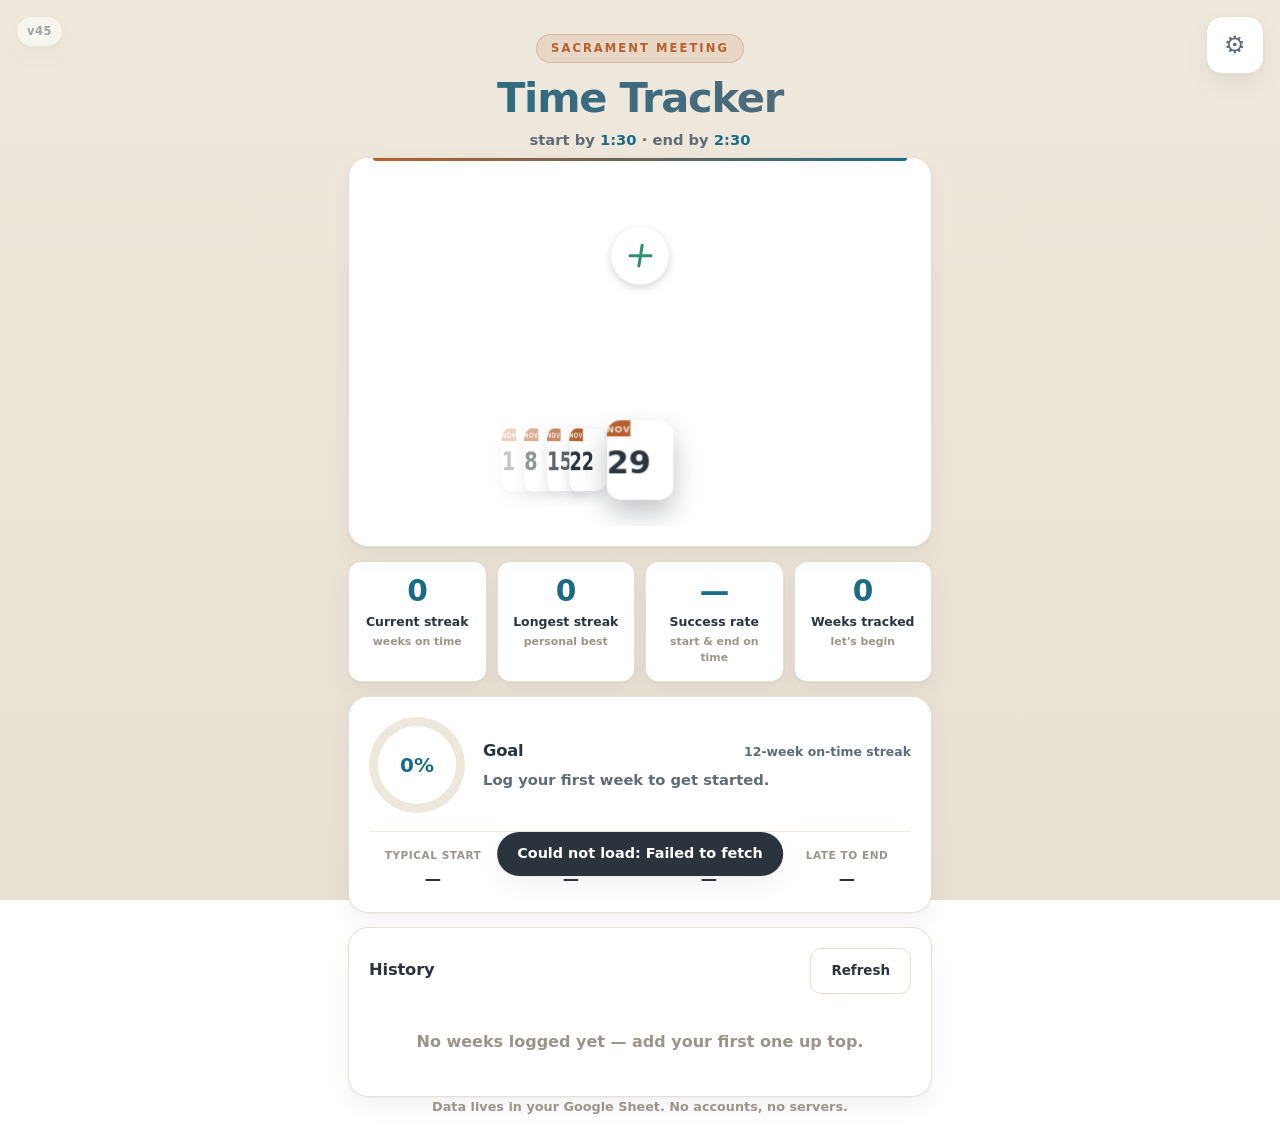
<file: index.html>
<!DOCTYPE html>
<html lang="en">
<head>
  <meta charset="UTF-8" />
  <meta name="viewport" content="width=device-width, initial-scale=1.0" />
  <title>Sacrament Time Tracker</title>
  <meta name="description" content="Did sacrament meeting start at 1:30 and end at 2:30? Track streaks, success rate, and goal progress." />
  <link rel="preconnect" href="https://script.google.com" />
  <link rel="stylesheet" href="styles.css" />
  <link rel="icon" href="data:image/svg+xml,<svg xmlns='http://www.w3.org/2000/svg' viewBox='0 0 100 100'><text y='.9em' font-size='90'>⏱️</text></svg>" />
</head>
<body>
  <button id="settingsBtn" class="icon-btn" type="button" title="Settings" aria-label="Settings">⚙</button>
  <span id="appVersion" class="app-version" aria-label="App version"></span>

  <header class="site-header wrap">
    <span class="eyebrow">SACRAMENT MEETING</span>
    <h1>Time Tracker</h1>
    <p class="tagline">start by <b>1:30</b> &middot; end by <b>2:30</b></p>
  </header>

  <div id="banner" class="banner wrap" hidden></div>

  <main class="wrap">
    <!-- HERO: this week's entry -->
    <section class="card hero" aria-label="Log this week">
      <!-- the meeting timeline is always shown; a "recorded" class flips it
           from an editable slider to a read-only record display -->
      <form id="heroInput" class="state-empty" novalidate>
        <div class="timeline">
          <div class="tl-track" id="tlTrack">
            <span class="tl-tick t1"></span>
            <span class="tl-tick t2"></span>
            <div class="tl-fill" id="tlFill"></div>
            <button type="button" class="tl-handle" id="tlStart" role="slider" tabindex="0"
                    aria-label="Meeting start time" aria-valuetext="">
              <span class="tl-flag"><span class="tl-cap">START</span><span class="tl-time" id="startValue">—</span></span>
              <span class="tl-clock"><span class="tl-hand hour"></span><span class="tl-hand minute"></span><span class="tl-hub"></span></span>
            </button>
            <button type="button" class="tl-handle" id="tlEnd" role="slider" tabindex="0"
                    aria-label="Meeting end time" aria-valuetext="">
              <span class="tl-flag"><span class="tl-cap">END</span><span class="tl-time" id="endValue">—</span></span>
              <span class="tl-clock"><span class="tl-hand hour"></span><span class="tl-hand minute"></span><span class="tl-hub"></span></span>
            </button>
          </div>
          <div class="tl-axis">
            <span>1:00</span><span>1:30</span><span>2:00</span><span>2:30</span><span>3:00</span>
          </div>
        </div>

        <input type="hidden" id="start" />
        <input type="hidden" id="end" />
        <input type="hidden" id="notes" />

        <div class="hero-controls">
          <!-- recorded view: the verdict comment + edit pencil, sitting on the very
               same line the ✓ was on, so the ✓ just slides sideways into the pencil -->
          <div class="recorded-head" id="recHead" hidden>
            <p class="recorded-verdict" id="recVerdict"></p>
            <button type="button" class="rec-edit" id="recEditBtn" aria-label="Edit this week">✎</button>
          </div>
          <!-- the + starts up on the timeline; on tap it drops here and the two
               satellites (cancel · notes) slide out from it. On save the ✓ turns
               back into the spinning clock, then slides sideways into the verdict. -->
          <div class="tl-cluster">
            <button type="button" class="tl-ctl del" id="delBtn" aria-label="Delete this week">
              <svg viewBox="0 0 24 24" width="18" height="18" fill="none" stroke="currentColor" stroke-width="2" stroke-linecap="round" stroke-linejoin="round"><polyline points="4 7 20 7"/><path d="M9 7V5a1 1 0 0 1 1-1h4a1 1 0 0 1 1 1v2"/><path d="M7 7l1 12a2 2 0 0 0 2 2h4a2 2 0 0 0 2-2l1-12"/><line x1="10" y1="11" x2="10" y2="16"/><line x1="14" y1="11" x2="14" y2="16"/></svg>
            </button>
            <button type="button" class="tl-ctl x" id="cancelBtn" aria-label="Cancel">✕</button>
            <button type="button" class="tl-fab" id="recordFab" aria-label="Record this week">
              <span class="fab-glyph" id="fabGlyph"></span>
              <span class="fab-cp" aria-hidden="true"><i class="fab-arm hour"></i><i class="fab-arm minute"></i></span>
            </button>
            <button type="button" class="tl-ctl notes" id="notesBtn" aria-label="Add a note">
              <svg viewBox="0 0 24 24" width="18" height="18" fill="none" stroke="currentColor" stroke-width="2" stroke-linecap="round" stroke-linejoin="round"><rect x="5" y="3" width="14" height="18" rx="2"/><line x1="9" y1="8" x2="15" y2="8"/><line x1="9" y1="12" x2="15" y2="12"/><line x1="9" y1="16" x2="13" y2="16"/></svg>
            </button>
          </div>
        </div>
        <p class="recorded-notes" id="recNotes" hidden></p>
      </form>

      <!-- the Sunday picker sits at the bottom so a scrolling finger never
           covers the timeline above it -->
      <div class="week-nav">
        <div class="coverflow" id="coverflow">
          <div class="cf-track" id="cfTrack"></div>
        </div>
      </div>
    </section>

    <!-- STATS -->
    <section class="stats" aria-label="Statistics">
      <div class="stat-card">
        <div class="stat-value" id="statStreak">0</div>
        <div class="stat-label">Current streak</div>
        <div class="stat-sub" id="statStreakSub">weeks on time</div>
      </div>
      <div class="stat-card">
        <div class="stat-value" id="statLongest">0</div>
        <div class="stat-label">Longest streak</div>
        <div class="stat-sub">personal best</div>
      </div>
      <div class="stat-card">
        <div class="stat-value" id="statRate">—</div>
        <div class="stat-label">Success rate</div>
        <div class="stat-sub" id="statRateSub">start &amp; end on time</div>
      </div>
      <div class="stat-card">
        <div class="stat-value" id="statWeeks">0</div>
        <div class="stat-label">Weeks tracked</div>
        <div class="stat-sub" id="statSince">—</div>
      </div>
    </section>

    <!-- GOAL -->
    <section class="card goal-card" aria-label="Goal">
      <div class="goal-top">
        <div class="ring" id="goalRing"><div class="ring-hole"><b id="ringPct">0%</b></div></div>
        <div class="goal-body">
          <div class="goal-head">
            <h2>Goal</h2>
            <span class="goal-target" id="goalTarget"></span>
          </div>
          <p class="goal-msg" id="goalMsg">Log your first week to get started.</p>
        </div>
      </div>
      <div class="insight-grid" id="insightGrid" hidden>
        <div class="insight"><span class="insight-label">Typical start</span><span class="insight-value" id="insStart">—</span></div>
        <div class="insight"><span class="insight-label">Typical end</span><span class="insight-value" id="insEnd">—</span></div>
        <div class="insight"><span class="insight-label">Late to start</span><span class="insight-value" id="insStartLate">—</span></div>
        <div class="insight"><span class="insight-label">Late to end</span><span class="insight-value" id="insEndLate">—</span></div>
      </div>
    </section>

    <!-- RECENT STRIP -->
    <section class="card" aria-label="Recent weeks" id="stripCard" hidden>
      <div class="section-head"><h2>Last weeks</h2></div>
      <div class="strip" id="strip"></div>
      <div class="legend">
        <span><i class="dot ok"></i> On time</span>
        <span><i class="dot partial"></i> Partly late</span>
        <span><i class="dot late"></i> Late</span>
      </div>
    </section>

    <!-- HISTORY -->
    <section class="card" aria-label="History">
      <div class="section-head">
        <h2>History</h2>
        <button type="button" class="btn ghost small" id="refreshBtn">Refresh</button>
      </div>
      <div id="history"></div>
    </section>
  </main>

  <footer class="site-footer wrap">
    <p>Data lives in your Google Sheet. No accounts, no servers.</p>
  </footer>

  <!-- Settings dialog -->
  <dialog id="settingsDialog" class="dialog">
    <form method="dialog" class="dialog-inner">
      <h2>Settings</h2>
      <p class="muted small">Paste the Web App URL from your Google Apps Script deployment. Leave blank to store data only in this browser.</p>
      <div class="field">
        <label for="cfgUrl">Apps Script Web App URL</label>
        <input type="url" id="cfgUrl" placeholder="https://script.google.com/macros/s/…/exec" />
      </div>
      <div class="field">
        <label for="cfgToken">Shared token <span class="muted">(optional)</span></label>
        <input type="text" id="cfgToken" placeholder="only if you set one in Code.gs" />
      </div>
      <div class="field">
        <label for="cfgGoal">Goal streak (weeks)</label>
        <input type="number" id="cfgGoal" min="1" max="52" step="1" />
      </div>
      <div id="cfgStatus" class="cfg-status" aria-live="polite"></div>
      <div class="form-actions">
        <button type="button" class="btn ghost small" id="cfgTestBtn">Test connection</button>
        <span class="spacer"></span>
        <button type="button" class="btn ghost" id="cfgCancelBtn">Close</button>
        <button type="button" class="btn primary" id="cfgSaveBtn">Save</button>
      </div>
    </form>
  </dialog>

  <!-- Notes dialog -->
  <dialog id="notesDialog" class="dialog">
    <form method="dialog" class="dialog-inner">
      <h2>Note</h2>
      <p class="muted small">A short note for this week (optional).</p>
      <textarea id="notesText" class="notes-area" rows="3" maxlength="140" placeholder="e.g. long testimony meeting"></textarea>
      <div class="form-actions">
        <span class="spacer"></span>
        <button type="button" class="btn ghost" id="notesCancelBtn">Cancel</button>
        <button type="button" class="btn primary" id="notesSaveBtn">Done</button>
      </div>
    </form>
  </dialog>

  <div id="toast" class="toast" role="status" aria-live="polite" hidden></div>

  <script src="config.js"></script>
  <script src="app.js"></script>
</body>
</html>
</file>
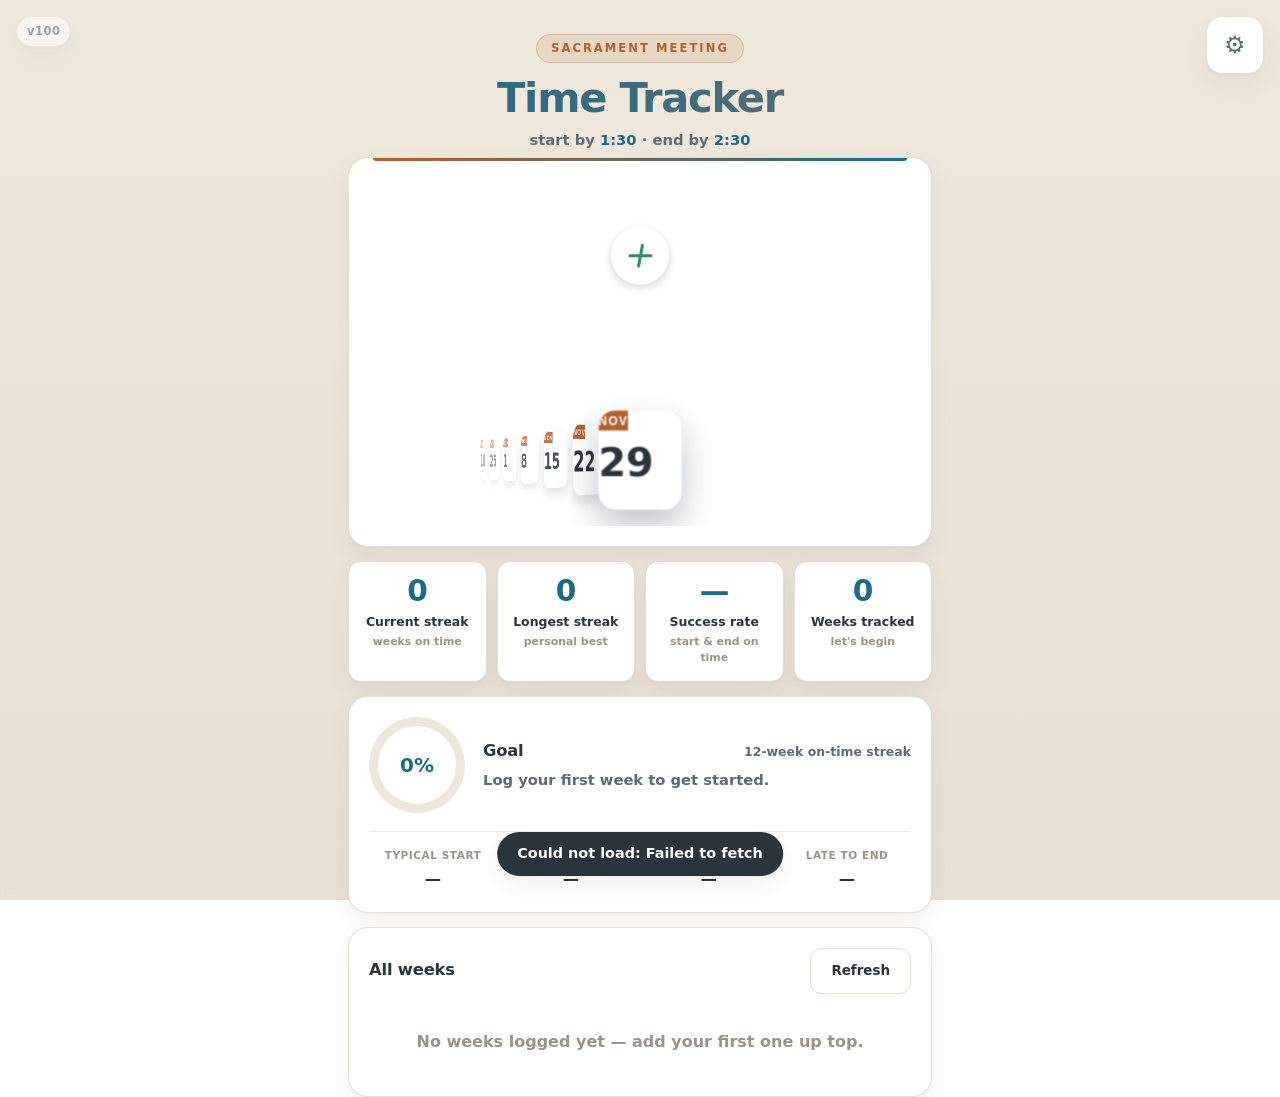
<file: v100/index.html>
<!DOCTYPE html>
<html lang="en">
<head>
  <meta charset="UTF-8" />
  <meta name="viewport" content="width=device-width, initial-scale=1.0" />
  <title>Sacrament Time Tracker</title>
  <meta name="description" content="Did sacrament meeting start at 1:30 and end at 2:30? Track streaks, success rate, and goal progress." />
  <link rel="preconnect" href="https://script.google.com" />
  <link rel="stylesheet" href="styles.css" />
  <link rel="icon" href="data:image/svg+xml,<svg xmlns='http://www.w3.org/2000/svg' viewBox='0 0 100 100'><text y='.9em' font-size='90'>⏱️</text></svg>" />
</head>
<body>
  <button id="settingsBtn" class="icon-btn" type="button" title="Settings" aria-label="Settings">⚙</button>
  <span id="appVersion" class="app-version" aria-label="App version"></span>

  <header class="site-header wrap">
    <span class="eyebrow">SACRAMENT MEETING</span>
    <h1>Time Tracker</h1>
    <p class="tagline">start by <b>1:30</b> &middot; end by <b>2:30</b></p>
  </header>

  <div id="banner" class="banner wrap" hidden></div>

  <main class="wrap">
    <!-- HERO: this week's entry -->
    <section class="card hero" aria-label="Log this week">
      <!-- the meeting timeline is always shown; a "recorded" class flips it
           from an editable slider to a read-only record display -->
      <form id="heroInput" class="state-empty" novalidate>
        <div class="timeline">
          <div class="tl-track" id="tlTrack">
            <span class="tl-tick t1"></span>
            <span class="tl-tick t2"></span>
            <div class="tl-fill" id="tlFill"></div>
            <button type="button" class="tl-handle" id="tlStart" role="slider" tabindex="0"
                    aria-label="Meeting start time" aria-valuetext="">
              <span class="tl-flag"><span class="tl-cap">START</span><span class="tl-time" id="startValue">—</span></span>
              <span class="tl-clock"><span class="tl-hand hour"></span><span class="tl-hand minute"></span><span class="tl-hub"></span></span>
            </button>
            <button type="button" class="tl-handle" id="tlEnd" role="slider" tabindex="0"
                    aria-label="Meeting end time" aria-valuetext="">
              <span class="tl-flag"><span class="tl-cap">END</span><span class="tl-time" id="endValue">—</span></span>
              <span class="tl-clock"><span class="tl-hand hour"></span><span class="tl-hand minute"></span><span class="tl-hub"></span></span>
            </button>
          </div>
          <div class="tl-axis">
            <span>1:00</span><span>1:30</span><span>2:00</span><span>2:30</span><span>3:00</span>
          </div>
        </div>

        <input type="hidden" id="start" />
        <input type="hidden" id="end" />
        <input type="hidden" id="notes" />

        <div class="hero-controls">
          <!-- recorded view: the verdict comment + edit pencil, sitting on the very
               same line the ✓ was on, so the ✓ just slides sideways into the pencil -->
          <div class="recorded-head" id="recHead" hidden>
            <p class="recorded-verdict" id="recVerdict"></p>
            <button type="button" class="rec-edit" id="recEditBtn" aria-label="Edit this week">✎</button>
          </div>
          <!-- the + starts up on the timeline; on tap it drops here and the two
               satellites (cancel · notes) slide out from it. On save the ✓ turns
               back into the spinning clock, then slides sideways into the verdict. -->
          <div class="tl-cluster">
            <button type="button" class="tl-ctl del" id="delBtn" aria-label="Delete this week">
              <svg viewBox="0 0 24 24" width="18" height="18" fill="none" stroke="currentColor" stroke-width="2" stroke-linecap="round" stroke-linejoin="round"><polyline points="4 7 20 7"/><path d="M9 7V5a1 1 0 0 1 1-1h4a1 1 0 0 1 1 1v2"/><path d="M7 7l1 12a2 2 0 0 0 2 2h4a2 2 0 0 0 2-2l1-12"/><line x1="10" y1="11" x2="10" y2="16"/><line x1="14" y1="11" x2="14" y2="16"/></svg>
            </button>
            <button type="button" class="tl-ctl x" id="cancelBtn" aria-label="Cancel">✕</button>
            <button type="button" class="tl-fab" id="recordFab" aria-label="Record this week">
              <span class="fab-glyph" id="fabGlyph"></span>
              <span class="fab-cp" aria-hidden="true"><i class="fab-arm hour"></i><i class="fab-arm minute"></i></span>
            </button>
            <button type="button" class="tl-ctl notes" id="notesBtn" aria-label="Add a note">
              <svg viewBox="0 0 24 24" width="18" height="18" fill="none" stroke="currentColor" stroke-width="2" stroke-linecap="round" stroke-linejoin="round"><rect x="5" y="3" width="14" height="18" rx="2"/><line x1="9" y1="8" x2="15" y2="8"/><line x1="9" y1="12" x2="15" y2="12"/><line x1="9" y1="16" x2="13" y2="16"/></svg>
            </button>
          </div>
        </div>
        <p class="recorded-notes" id="recNotes" hidden></p>
      </form>

      <!-- the Sunday picker sits at the bottom so a scrolling finger never
           covers the timeline above it -->
      <div class="week-nav">
        <div class="coverflow" id="coverflow">
          <div class="cf-track" id="cfTrack"></div>
        </div>
      </div>
    </section>

    <!-- STATS -->
    <section class="stats" aria-label="Statistics">
      <div class="stat-card">
        <div class="stat-value" id="statStreak">0</div>
        <div class="stat-label">Current streak</div>
        <div class="stat-sub" id="statStreakSub">weeks on time</div>
      </div>
      <div class="stat-card">
        <div class="stat-value" id="statLongest">0</div>
        <div class="stat-label">Longest streak</div>
        <div class="stat-sub">personal best</div>
      </div>
      <div class="stat-card">
        <div class="stat-value" id="statRate">—</div>
        <div class="stat-label">Success rate</div>
        <div class="stat-sub" id="statRateSub">start &amp; end on time</div>
      </div>
      <div class="stat-card">
        <div class="stat-value" id="statWeeks">0</div>
        <div class="stat-label">Weeks tracked</div>
        <div class="stat-sub" id="statSince">—</div>
      </div>
    </section>

    <!-- GOAL -->
    <section class="card goal-card" aria-label="Goal">
      <div class="goal-top">
        <div class="ring" id="goalRing"><div class="ring-hole"><b id="ringPct">0%</b></div></div>
        <div class="goal-body">
          <div class="goal-head">
            <h2>Goal</h2>
            <span class="goal-target" id="goalTarget"></span>
          </div>
          <p class="goal-msg" id="goalMsg">Log your first week to get started.</p>
        </div>
      </div>
      <div class="insight-grid" id="insightGrid" hidden>
        <div class="insight"><span class="insight-label">Typical start</span><span class="insight-value" id="insStart">—</span></div>
        <div class="insight"><span class="insight-label">Typical end</span><span class="insight-value" id="insEnd">—</span></div>
        <div class="insight"><span class="insight-label">Late to start</span><span class="insight-value" id="insStartLate">—</span></div>
        <div class="insight"><span class="insight-label">Late to end</span><span class="insight-value" id="insEndLate">—</span></div>
      </div>
    </section>

    <!-- HISTORY GRAPH: each week's meeting as a bar spanning its start→end time -->
    <section class="card history-graph" id="historyGraph" aria-label="Weekly history" hidden>
      <div class="section-head"><h2>History</h2><span class="hg-hint">start &amp; end each week</span></div>
      <div class="hg-chart">
        <div class="hg-yaxis" id="hgYaxis"></div>
        <div class="hg-main">
          <div class="hg-plot" id="hgPlot"></div>
          <div class="hg-xrow" id="hgXrow"></div>
        </div>
      </div>
    </section>

    <!-- RECENT STRIP (hidden for now) -->
    <section class="card" aria-label="Recent weeks" id="stripCard" hidden style="display:none">
      <div class="section-head"><h2>Last weeks</h2></div>
      <div class="strip" id="strip"></div>
      <div class="legend">
        <span><i class="dot ok"></i> On time</span>
        <span><i class="dot partial"></i> Partly late</span>
        <span><i class="dot late"></i> Late</span>
      </div>
    </section>

    <!-- ALL WEEKS (detailed log) -->
    <section class="card" aria-label="All weeks">
      <div class="section-head">
        <h2>All weeks</h2>
        <button type="button" class="btn ghost small" id="refreshBtn">Refresh</button>
      </div>
      <div id="history"></div>
    </section>
  </main>

  <footer class="site-footer wrap" hidden></footer>

  <!-- Settings dialog -->
  <dialog id="settingsDialog" class="dialog">
    <form method="dialog" class="dialog-inner">
      <h2>Settings</h2>
      <p class="muted small">Paste the Web App URL from your Google Apps Script deployment. Leave blank to store data only in this browser.</p>
      <div class="field">
        <label for="cfgUrl">Apps Script Web App URL</label>
        <input type="url" id="cfgUrl" placeholder="https://script.google.com/macros/s/…/exec" />
      </div>
      <div class="field">
        <label for="cfgToken">Shared token <span class="muted">(optional)</span></label>
        <input type="text" id="cfgToken" placeholder="only if you set one in Code.gs" />
      </div>
      <div class="field">
        <label for="cfgGoal">Goal streak (weeks)</label>
        <input type="number" id="cfgGoal" min="1" max="52" step="1" />
      </div>
      <div id="cfgStatus" class="cfg-status" aria-live="polite"></div>
      <div class="form-actions">
        <button type="button" class="btn ghost small" id="cfgTestBtn">Test connection</button>
        <span class="spacer"></span>
        <button type="button" class="btn ghost" id="cfgCancelBtn">Close</button>
        <button type="button" class="btn primary" id="cfgSaveBtn">Save</button>
      </div>
    </form>
  </dialog>

  <!-- Notes dialog -->
  <dialog id="notesDialog" class="dialog">
    <form method="dialog" class="dialog-inner">
      <h2>Note</h2>
      <p class="muted small">A short note for this week (optional).</p>
      <textarea id="notesText" class="notes-area" rows="3" maxlength="140" placeholder="e.g. long testimony meeting"></textarea>
      <div class="form-actions">
        <span class="spacer"></span>
        <button type="button" class="btn ghost" id="notesCancelBtn">Cancel</button>
        <button type="button" class="btn primary" id="notesSaveBtn">Done</button>
      </div>
    </form>
  </dialog>

  <div id="toast" class="toast" role="status" aria-live="polite" hidden></div>

  <script src="config.js"></script>
  <script src="app.js"></script>
</body>
</html>
</file>
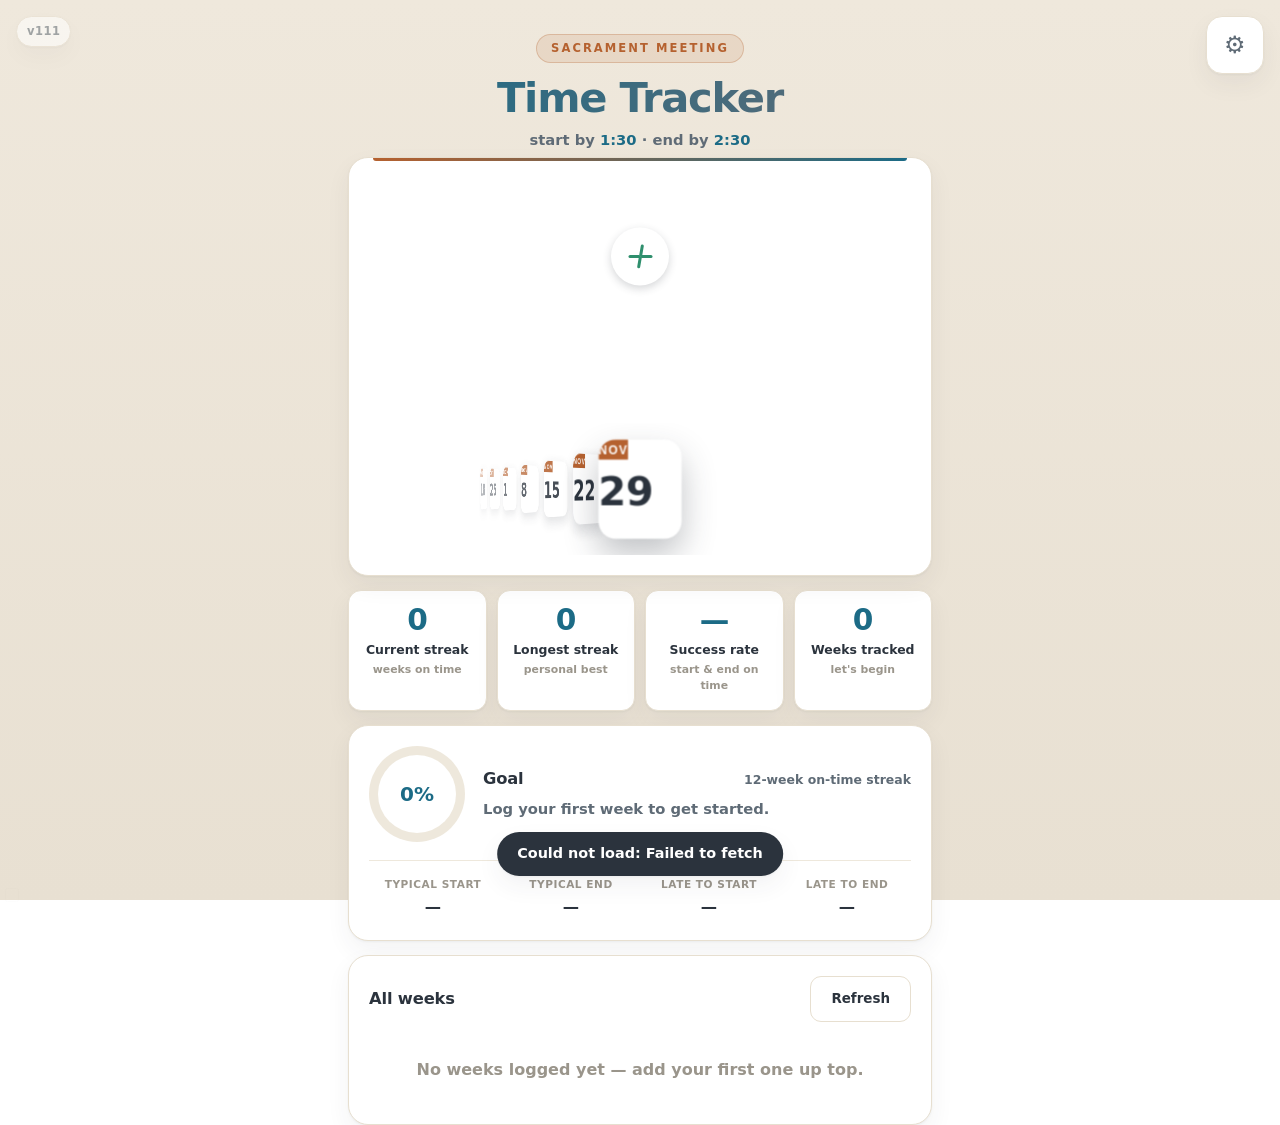
<file: v111/index.html>
<!DOCTYPE html>
<html lang="en">
<head>
  <meta charset="UTF-8" />
  <meta name="viewport" content="width=device-width, initial-scale=1.0" />
  <title>Sacrament Time Tracker</title>
  <meta name="description" content="Did sacrament meeting start at 1:30 and end at 2:30? Track streaks, success rate, and goal progress." />
  <link rel="preconnect" href="https://script.google.com" />
  <link rel="stylesheet" href="styles.css" />
  <link rel="icon" href="data:image/svg+xml,<svg xmlns='http://www.w3.org/2000/svg' viewBox='0 0 100 100'><text y='.9em' font-size='90'>⏱️</text></svg>" />
</head>
<body>
  <button id="settingsBtn" class="icon-btn" type="button" title="Settings" aria-label="Settings">⚙</button>
  <span id="appVersion" class="app-version" aria-label="App version"></span>

  <header class="site-header wrap">
    <span class="eyebrow">SACRAMENT MEETING</span>
    <h1>Time Tracker</h1>
    <p class="tagline">start by <b>1:30</b> &middot; end by <b>2:30</b></p>
  </header>

  <div id="banner" class="banner wrap" hidden></div>

  <main class="wrap">
    <!-- HERO: this week's entry -->
    <section class="card hero" aria-label="Log this week">
      <!-- the meeting timeline is always shown; a "recorded" class flips it
           from an editable slider to a read-only record display -->
      <form id="heroInput" class="state-empty" novalidate>
        <div class="timeline">
          <div class="tl-track" id="tlTrack">
            <span class="tl-tick t1"></span>
            <span class="tl-tick t2"></span>
            <div class="tl-fill" id="tlFill"></div>
            <button type="button" class="tl-handle" id="tlStart" role="slider" tabindex="0"
                    aria-label="Meeting start time" aria-valuetext="">
              <span class="tl-flag"><span class="tl-cap">START</span><span class="tl-time" id="startValue">—</span></span>
              <span class="tl-clock"><span class="tl-hand hour"></span><span class="tl-hand minute"></span><span class="tl-hub"></span></span>
            </button>
            <button type="button" class="tl-handle" id="tlEnd" role="slider" tabindex="0"
                    aria-label="Meeting end time" aria-valuetext="">
              <span class="tl-flag"><span class="tl-cap">END</span><span class="tl-time" id="endValue">—</span></span>
              <span class="tl-clock"><span class="tl-hand hour"></span><span class="tl-hand minute"></span><span class="tl-hub"></span></span>
            </button>
          </div>
          <div class="tl-axis">
            <span>1:00</span><span>1:30</span><span>2:00</span><span>2:30</span><span>3:00</span>
          </div>
          <div class="tl-duration" id="tlDuration"></div>
        </div>

        <input type="hidden" id="start" />
        <input type="hidden" id="end" />
        <input type="hidden" id="notes" />

        <div class="hero-controls">
          <!-- recorded view: the verdict comment + edit pencil, sitting on the very
               same line the ✓ was on, so the ✓ just slides sideways into the pencil -->
          <div class="recorded-head" id="recHead" hidden>
            <p class="recorded-verdict" id="recVerdict"></p>
            <button type="button" class="rec-edit" id="recEditBtn" aria-label="Edit this week">✎</button>
          </div>
          <!-- the + starts up on the timeline; on tap it drops here and the two
               satellites (cancel · notes) slide out from it. On save the ✓ turns
               back into the spinning clock, then slides sideways into the verdict. -->
          <div class="tl-cluster">
            <button type="button" class="tl-ctl del" id="delBtn" aria-label="Delete this week">
              <svg viewBox="0 0 24 24" width="18" height="18" fill="none" stroke="currentColor" stroke-width="2" stroke-linecap="round" stroke-linejoin="round"><polyline points="4 7 20 7"/><path d="M9 7V5a1 1 0 0 1 1-1h4a1 1 0 0 1 1 1v2"/><path d="M7 7l1 12a2 2 0 0 0 2 2h4a2 2 0 0 0 2-2l1-12"/><line x1="10" y1="11" x2="10" y2="16"/><line x1="14" y1="11" x2="14" y2="16"/></svg>
            </button>
            <button type="button" class="tl-ctl x" id="cancelBtn" aria-label="Cancel">✕</button>
            <button type="button" class="tl-fab" id="recordFab" aria-label="Record this week">
              <span class="fab-glyph" id="fabGlyph"></span>
              <span class="fab-cp" aria-hidden="true"><i class="fab-arm hour"></i><i class="fab-arm minute"></i></span>
            </button>
            <button type="button" class="tl-ctl notes" id="notesBtn" aria-label="Add a note">
              <svg viewBox="0 0 24 24" width="18" height="18" fill="none" stroke="currentColor" stroke-width="2" stroke-linecap="round" stroke-linejoin="round"><rect x="5" y="3" width="14" height="18" rx="2"/><line x1="9" y1="8" x2="15" y2="8"/><line x1="9" y1="12" x2="15" y2="12"/><line x1="9" y1="16" x2="13" y2="16"/></svg>
            </button>
          </div>
        </div>
        <p class="recorded-notes" id="recNotes" hidden></p>
      </form>

      <!-- the Sunday picker sits at the bottom so a scrolling finger never
           covers the timeline above it -->
      <div class="week-nav">
        <div class="coverflow" id="coverflow">
          <div class="cf-track" id="cfTrack"></div>
        </div>
      </div>
    </section>

    <!-- STATS -->
    <section class="stats" aria-label="Statistics">
      <div class="stat-card">
        <div class="stat-value" id="statStreak">0</div>
        <div class="stat-label">Current streak</div>
        <div class="stat-sub" id="statStreakSub">weeks on time</div>
      </div>
      <div class="stat-card">
        <div class="stat-value" id="statLongest">0</div>
        <div class="stat-label">Longest streak</div>
        <div class="stat-sub">personal best</div>
      </div>
      <div class="stat-card">
        <div class="stat-value" id="statRate">—</div>
        <div class="stat-label">Success rate</div>
        <div class="stat-sub" id="statRateSub">start &amp; end on time</div>
      </div>
      <div class="stat-card">
        <div class="stat-value" id="statWeeks">0</div>
        <div class="stat-label">Weeks tracked</div>
        <div class="stat-sub" id="statSince">—</div>
      </div>
    </section>

    <!-- GOAL -->
    <section class="card goal-card" aria-label="Goal">
      <div class="goal-top">
        <div class="ring" id="goalRing"><div class="ring-hole"><b id="ringPct">0%</b></div></div>
        <div class="goal-body">
          <div class="goal-head">
            <h2>Goal</h2>
            <span class="goal-target" id="goalTarget"></span>
          </div>
          <p class="goal-msg" id="goalMsg">Log your first week to get started.</p>
        </div>
      </div>
      <div class="insight-grid" id="insightGrid" hidden>
        <div class="insight"><span class="insight-label">Typical start</span><span class="insight-value" id="insStart">—</span></div>
        <div class="insight"><span class="insight-label">Typical end</span><span class="insight-value" id="insEnd">—</span></div>
        <div class="insight"><span class="insight-label">Late to start</span><span class="insight-value" id="insStartLate">—</span></div>
        <div class="insight"><span class="insight-label">Late to end</span><span class="insight-value" id="insEndLate">—</span></div>
      </div>
    </section>

    <!-- HISTORY GRAPH: each week's meeting as a bar spanning its start→end time -->
    <section class="card history-graph" id="historyGraph" aria-label="Weekly history" hidden>
      <div class="section-head"><h2>History</h2><span class="hg-hint">start &amp; end each week</span></div>
      <div class="hg-chart">
        <div class="hg-yaxis" id="hgYaxis"></div>
        <div class="hg-main">
          <div class="hg-plot" id="hgPlot"></div>
          <div class="hg-xrow" id="hgXrow"></div>
        </div>
      </div>
    </section>

    <!-- RECENT STRIP (hidden for now) -->
    <section class="card" aria-label="Recent weeks" id="stripCard" hidden style="display:none">
      <div class="section-head"><h2>Last weeks</h2></div>
      <div class="strip" id="strip"></div>
      <div class="legend">
        <span><i class="dot ok"></i> On time</span>
        <span><i class="dot partial"></i> Partly late</span>
        <span><i class="dot late"></i> Late</span>
      </div>
    </section>

    <!-- ALL WEEKS (detailed log) -->
    <section class="card" aria-label="All weeks">
      <div class="section-head">
        <h2>All weeks</h2>
        <button type="button" class="btn ghost small" id="refreshBtn">Refresh</button>
      </div>
      <div id="history"></div>
    </section>
  </main>

  <footer class="site-footer wrap" hidden></footer>

  <!-- Settings dialog -->
  <dialog id="settingsDialog" class="dialog">
    <form method="dialog" class="dialog-inner">
      <h2>Settings</h2>
      <p class="muted small">Paste the Web App URL from your Google Apps Script deployment. Leave blank to store data only in this browser.</p>
      <div class="field">
        <label for="cfgUrl">Apps Script Web App URL</label>
        <input type="url" id="cfgUrl" placeholder="https://script.google.com/macros/s/…/exec" />
      </div>
      <div class="field">
        <label for="cfgToken">Shared token <span class="muted">(optional)</span></label>
        <input type="text" id="cfgToken" placeholder="only if you set one in Code.gs" />
      </div>
      <div class="field">
        <label for="cfgGoal">Goal streak (weeks)</label>
        <input type="number" id="cfgGoal" min="1" max="52" step="1" />
      </div>
      <div id="cfgStatus" class="cfg-status" aria-live="polite"></div>
      <div class="form-actions">
        <button type="button" class="btn ghost small" id="cfgTestBtn">Test connection</button>
        <span class="spacer"></span>
        <button type="button" class="btn ghost" id="cfgCancelBtn">Close</button>
        <button type="button" class="btn primary" id="cfgSaveBtn">Save</button>
      </div>
    </form>
  </dialog>

  <!-- Notes dialog -->
  <dialog id="notesDialog" class="dialog">
    <form method="dialog" class="dialog-inner">
      <h2>Note</h2>
      <p class="muted small">A short note for this week (optional).</p>
      <textarea id="notesText" class="notes-area" rows="3" maxlength="140" placeholder="e.g. long testimony meeting"></textarea>
      <div class="form-actions">
        <span class="spacer"></span>
        <button type="button" class="btn ghost" id="notesCancelBtn">Cancel</button>
        <button type="button" class="btn primary" id="notesSaveBtn">Done</button>
      </div>
    </form>
  </dialog>

  <div id="toast" class="toast" role="status" aria-live="polite" hidden></div>

  <script src="config.js"></script>
  <script src="app.js"></script>
</body>
</html>
</file>
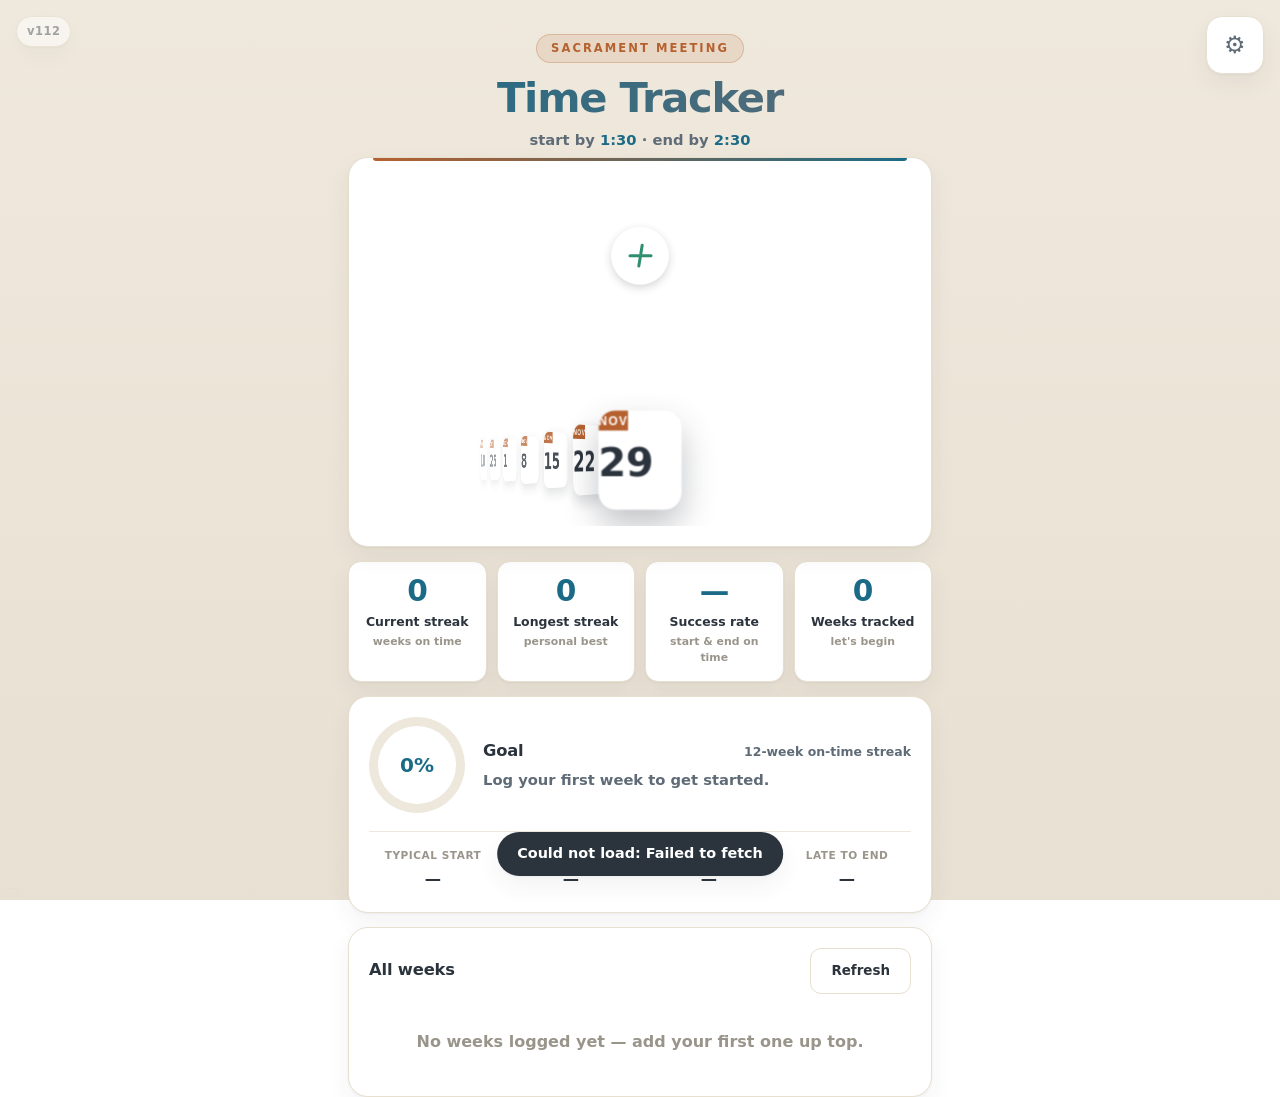
<file: v112/index.html>
<!DOCTYPE html>
<html lang="en">
<head>
  <meta charset="UTF-8" />
  <meta name="viewport" content="width=device-width, initial-scale=1.0" />
  <title>Sacrament Time Tracker</title>
  <meta name="description" content="Did sacrament meeting start at 1:30 and end at 2:30? Track streaks, success rate, and goal progress." />
  <link rel="preconnect" href="https://script.google.com" />
  <link rel="stylesheet" href="styles.css" />
  <link rel="icon" href="data:image/svg+xml,<svg xmlns='http://www.w3.org/2000/svg' viewBox='0 0 100 100'><text y='.9em' font-size='90'>⏱️</text></svg>" />
</head>
<body>
  <button id="settingsBtn" class="icon-btn" type="button" title="Settings" aria-label="Settings">⚙</button>
  <span id="appVersion" class="app-version" aria-label="App version"></span>

  <header class="site-header wrap">
    <span class="eyebrow">SACRAMENT MEETING</span>
    <h1>Time Tracker</h1>
    <p class="tagline">start by <b>1:30</b> &middot; end by <b>2:30</b></p>
  </header>

  <div id="banner" class="banner wrap" hidden></div>

  <main class="wrap">
    <!-- HERO: this week's entry -->
    <section class="card hero" aria-label="Log this week">
      <!-- the meeting timeline is always shown; a "recorded" class flips it
           from an editable slider to a read-only record display -->
      <form id="heroInput" class="state-empty" novalidate>
        <div class="timeline">
          <div class="tl-track" id="tlTrack">
            <div class="tl-duration" id="tlDuration"></div>
            <span class="tl-tick t1"></span>
            <span class="tl-tick t2"></span>
            <div class="tl-fill" id="tlFill"></div>
            <button type="button" class="tl-handle" id="tlStart" role="slider" tabindex="0"
                    aria-label="Meeting start time" aria-valuetext="">
              <span class="tl-flag"><span class="tl-cap">START</span><span class="tl-time" id="startValue">—</span></span>
              <span class="tl-clock"><span class="tl-hand hour"></span><span class="tl-hand minute"></span><span class="tl-hub"></span></span>
            </button>
            <button type="button" class="tl-handle" id="tlEnd" role="slider" tabindex="0"
                    aria-label="Meeting end time" aria-valuetext="">
              <span class="tl-flag"><span class="tl-cap">END</span><span class="tl-time" id="endValue">—</span></span>
              <span class="tl-clock"><span class="tl-hand hour"></span><span class="tl-hand minute"></span><span class="tl-hub"></span></span>
            </button>
          </div>
          <div class="tl-axis">
            <span>1:00</span><span>1:30</span><span>2:00</span><span>2:30</span><span>3:00</span>
          </div>
        </div>

        <input type="hidden" id="start" />
        <input type="hidden" id="end" />
        <input type="hidden" id="notes" />

        <div class="hero-controls">
          <!-- recorded view: the verdict comment + edit pencil, sitting on the very
               same line the ✓ was on, so the ✓ just slides sideways into the pencil -->
          <div class="recorded-head" id="recHead" hidden>
            <p class="recorded-verdict" id="recVerdict"></p>
            <button type="button" class="rec-edit" id="recEditBtn" aria-label="Edit this week">✎</button>
          </div>
          <!-- the + starts up on the timeline; on tap it drops here and the two
               satellites (cancel · notes) slide out from it. On save the ✓ turns
               back into the spinning clock, then slides sideways into the verdict. -->
          <div class="tl-cluster">
            <button type="button" class="tl-ctl del" id="delBtn" aria-label="Delete this week">
              <svg viewBox="0 0 24 24" width="18" height="18" fill="none" stroke="currentColor" stroke-width="2" stroke-linecap="round" stroke-linejoin="round"><polyline points="4 7 20 7"/><path d="M9 7V5a1 1 0 0 1 1-1h4a1 1 0 0 1 1 1v2"/><path d="M7 7l1 12a2 2 0 0 0 2 2h4a2 2 0 0 0 2-2l1-12"/><line x1="10" y1="11" x2="10" y2="16"/><line x1="14" y1="11" x2="14" y2="16"/></svg>
            </button>
            <button type="button" class="tl-ctl x" id="cancelBtn" aria-label="Cancel">✕</button>
            <button type="button" class="tl-fab" id="recordFab" aria-label="Record this week">
              <span class="fab-glyph" id="fabGlyph"></span>
              <span class="fab-cp" aria-hidden="true"><i class="fab-arm hour"></i><i class="fab-arm minute"></i></span>
            </button>
            <button type="button" class="tl-ctl notes" id="notesBtn" aria-label="Add a note">
              <svg viewBox="0 0 24 24" width="18" height="18" fill="none" stroke="currentColor" stroke-width="2" stroke-linecap="round" stroke-linejoin="round"><rect x="5" y="3" width="14" height="18" rx="2"/><line x1="9" y1="8" x2="15" y2="8"/><line x1="9" y1="12" x2="15" y2="12"/><line x1="9" y1="16" x2="13" y2="16"/></svg>
            </button>
          </div>
        </div>
        <p class="recorded-notes" id="recNotes" hidden></p>
      </form>

      <!-- the Sunday picker sits at the bottom so a scrolling finger never
           covers the timeline above it -->
      <div class="week-nav">
        <div class="coverflow" id="coverflow">
          <div class="cf-track" id="cfTrack"></div>
        </div>
      </div>
    </section>

    <!-- STATS -->
    <section class="stats" aria-label="Statistics">
      <div class="stat-card">
        <div class="stat-value" id="statStreak">0</div>
        <div class="stat-label">Current streak</div>
        <div class="stat-sub" id="statStreakSub">weeks on time</div>
      </div>
      <div class="stat-card">
        <div class="stat-value" id="statLongest">0</div>
        <div class="stat-label">Longest streak</div>
        <div class="stat-sub">personal best</div>
      </div>
      <div class="stat-card">
        <div class="stat-value" id="statRate">—</div>
        <div class="stat-label">Success rate</div>
        <div class="stat-sub" id="statRateSub">start &amp; end on time</div>
      </div>
      <div class="stat-card">
        <div class="stat-value" id="statWeeks">0</div>
        <div class="stat-label">Weeks tracked</div>
        <div class="stat-sub" id="statSince">—</div>
      </div>
    </section>

    <!-- GOAL -->
    <section class="card goal-card" aria-label="Goal">
      <div class="goal-top">
        <div class="ring" id="goalRing"><div class="ring-hole"><b id="ringPct">0%</b></div></div>
        <div class="goal-body">
          <div class="goal-head">
            <h2>Goal</h2>
            <span class="goal-target" id="goalTarget"></span>
          </div>
          <p class="goal-msg" id="goalMsg">Log your first week to get started.</p>
        </div>
      </div>
      <div class="insight-grid" id="insightGrid" hidden>
        <div class="insight"><span class="insight-label">Typical start</span><span class="insight-value" id="insStart">—</span></div>
        <div class="insight"><span class="insight-label">Typical end</span><span class="insight-value" id="insEnd">—</span></div>
        <div class="insight"><span class="insight-label">Late to start</span><span class="insight-value" id="insStartLate">—</span></div>
        <div class="insight"><span class="insight-label">Late to end</span><span class="insight-value" id="insEndLate">—</span></div>
      </div>
    </section>

    <!-- HISTORY GRAPH: each week's meeting as a bar spanning its start→end time -->
    <section class="card history-graph" id="historyGraph" aria-label="Weekly history" hidden>
      <div class="section-head"><h2>History</h2><span class="hg-hint">start &amp; end each week</span></div>
      <div class="hg-chart">
        <div class="hg-yaxis" id="hgYaxis"></div>
        <div class="hg-main">
          <div class="hg-plot" id="hgPlot"></div>
          <div class="hg-xrow" id="hgXrow"></div>
        </div>
      </div>
    </section>

    <!-- RECENT STRIP (hidden for now) -->
    <section class="card" aria-label="Recent weeks" id="stripCard" hidden style="display:none">
      <div class="section-head"><h2>Last weeks</h2></div>
      <div class="strip" id="strip"></div>
      <div class="legend">
        <span><i class="dot ok"></i> On time</span>
        <span><i class="dot partial"></i> Partly late</span>
        <span><i class="dot late"></i> Late</span>
      </div>
    </section>

    <!-- ALL WEEKS (detailed log) -->
    <section class="card" aria-label="All weeks">
      <div class="section-head">
        <h2>All weeks</h2>
        <button type="button" class="btn ghost small" id="refreshBtn">Refresh</button>
      </div>
      <div id="history"></div>
    </section>
  </main>

  <footer class="site-footer wrap" hidden></footer>

  <!-- Settings dialog -->
  <dialog id="settingsDialog" class="dialog">
    <form method="dialog" class="dialog-inner">
      <h2>Settings</h2>
      <p class="muted small">Paste the Web App URL from your Google Apps Script deployment. Leave blank to store data only in this browser.</p>
      <div class="field">
        <label for="cfgUrl">Apps Script Web App URL</label>
        <input type="url" id="cfgUrl" placeholder="https://script.google.com/macros/s/…/exec" />
      </div>
      <div class="field">
        <label for="cfgToken">Shared token <span class="muted">(optional)</span></label>
        <input type="text" id="cfgToken" placeholder="only if you set one in Code.gs" />
      </div>
      <div class="field">
        <label for="cfgGoal">Goal streak (weeks)</label>
        <input type="number" id="cfgGoal" min="1" max="52" step="1" />
      </div>
      <div id="cfgStatus" class="cfg-status" aria-live="polite"></div>
      <div class="form-actions">
        <button type="button" class="btn ghost small" id="cfgTestBtn">Test connection</button>
        <span class="spacer"></span>
        <button type="button" class="btn ghost" id="cfgCancelBtn">Close</button>
        <button type="button" class="btn primary" id="cfgSaveBtn">Save</button>
      </div>
    </form>
  </dialog>

  <!-- Notes dialog -->
  <dialog id="notesDialog" class="dialog">
    <form method="dialog" class="dialog-inner">
      <h2>Note</h2>
      <p class="muted small">A short note for this week (optional).</p>
      <textarea id="notesText" class="notes-area" rows="3" maxlength="140" placeholder="e.g. long testimony meeting"></textarea>
      <div class="form-actions">
        <span class="spacer"></span>
        <button type="button" class="btn ghost" id="notesCancelBtn">Cancel</button>
        <button type="button" class="btn primary" id="notesSaveBtn">Done</button>
      </div>
    </form>
  </dialog>

  <div id="toast" class="toast" role="status" aria-live="polite" hidden></div>

  <script src="config.js"></script>
  <script src="app.js"></script>
</body>
</html>
</file>
<file: styles.css>
/* Sacrament Time Tracker — calm edition
   Palette & language inspired by the Sunday Attendance app:
   warm cream ground, teal primary, terracotta accents, quiet type. */
:root {
  --bg1: #efe8dc;
  --bg2: #e8e0d2;
  --ink: #2b333d;
  --ink-soft: #5f6b76;
  --muted: #9a958b;
  --card: #ffffff;
  --line: #e7dfd0;
  --line-soft: #eee8dc;
  --brand: #1c6b86;
  --brand-2: #0f5674;
  --brand-ink: #ffffff;
  --accent: #b5612f;      /* terracotta — small labels only */
  --ok: #2f8f6d;
  --ok-bg: #e9f2ec;
  --ok-line: #cfe6da;
  --late: #c0563f;
  --late-bg: #f8ece5;
  --late-line: #ecd3c6;
  --partial: #cf8a3c;
  /* lateness scale: green → yellow (3 min) → orange (6 min) → red (10 min) */
  --c-ok: #2f8f6d;
  --c-yellow: #f1c40f;
  --c-orange: #e8791a;
  --c-red: #c0563f;
  --tint: #eef4f6;        /* recorded / selected tint */
  --tint-line: #d9e6ea;
  --shadow: 0 1px 2px rgba(43, 51, 61, .05), 0 10px 24px rgba(43, 51, 61, .06);
  --radius: 20px;
  --radius-sm: 13px;
  --font: "Nunito", ui-rounded, "SF Pro Rounded", "Segoe UI", system-ui, sans-serif;
}
@media (prefers-color-scheme: dark) {
  :root {
    --bg1: #201d19;
    --bg2: #1a1815;
    --ink: #ece7dd;
    --ink-soft: #b3ab9d;
    --muted: #837c6f;
    --card: #262320;
    --line: #38332c;
    --line-soft: #322e28;
    --brand: #4fa3bd;
    --brand-2: #3d90aa;
    --brand-ink: #10242b;
    --accent: #d98a54;
    --ok: #56b389;
    --ok-bg: #172c23;
    --ok-line: #274a3a;
    --late: #db7a5f;
    --late-bg: #33211a;
    --late-line: #543528;
    --partial: #d99a4f;
    --c-ok: #56b389;
    --c-yellow: #f4d03f;
    --c-orange: #ef9245;
    --c-red: #db7a5f;
    --tint: #22302f;
    --tint-line: #33474a;
    --shadow: 0 1px 2px rgba(0,0,0,.3), 0 12px 28px rgba(0,0,0,.35);
  }
}

* { box-sizing: border-box; }
/* Keep a vertical scrollbar reserved at all times so the centred layout doesn't
   shift sideways when the page grows tall enough to need one (e.g. after data
   loads). On overlay-scrollbar systems (mobile, default macOS) this reserves
   nothing and those never shift anyway. */
html { -webkit-text-size-adjust: 100%; overflow-x: hidden; overflow-y: scroll; }
body {
  margin: 0; font-family: var(--font); color: var(--ink); line-height: 1.5;
  background: linear-gradient(180deg, var(--bg1), var(--bg2));
  background-attachment: fixed; min-height: 100vh;
}
h1, h2 { margin: 0; font-weight: 800; letter-spacing: -.01em; }
h2 { font-size: 1.02rem; }
p { margin: 0; }
b, strong { font-weight: 800; }
.wrap { width: 100%; max-width: 620px; margin: 0 auto; padding: 0 18px; }
.muted { color: var(--muted); }
.small { font-size: .85rem; }

/* header */
.site-header { text-align: center; padding-top: 34px; padding-bottom: 6px; }
.eyebrow {
  display: inline-block; font-size: .72rem; font-weight: 800; letter-spacing: .18em;
  color: var(--accent); background: color-mix(in srgb, var(--accent) 12%, transparent);
  border: 1px solid color-mix(in srgb, var(--accent) 28%, transparent);
  padding: 5px 14px; border-radius: 999px; margin-bottom: 14px;
}
h1 {
  font-size: 2.6rem; font-weight: 900; letter-spacing: -.03em; line-height: 1;
  background: linear-gradient(100deg, var(--brand), var(--ink-soft));
  -webkit-background-clip: text; background-clip: text; color: transparent;
}
.tagline { color: var(--ink-soft); font-size: .92rem; font-weight: 700; margin-top: 10px; }
.tagline b { color: var(--brand); }

.icon-btn {
  position: fixed; top: 16px; right: 16px; z-index: 20;
  border: 1px solid var(--line); background: var(--card); color: var(--ink-soft);
  width: 58px; height: 58px; border-radius: 16px; font-size: 1.5rem; cursor: pointer;
  box-shadow: var(--shadow); transition: color .15s, border-color .15s;
}
.icon-btn:hover { color: var(--brand); border-color: var(--brand); }

.app-version {
  position: fixed; top: 16px; left: 16px; z-index: 20;
  font-size: .72rem; font-weight: 800; letter-spacing: .04em;
  color: var(--ink-soft); opacity: .55;
  padding: 6px 10px; border-radius: 999px;
  background: var(--card); border: 1px solid var(--line);
  box-shadow: var(--shadow); font-variant-numeric: tabular-nums;
}

/* banner */
.banner {
  margin-top: 14px; background: var(--card); color: var(--ink-soft);
  border: 1px solid var(--line); border-left: 3px solid var(--accent);
  border-radius: var(--radius-sm); padding: 11px 15px; font-size: .88rem; font-weight: 600;
  box-shadow: var(--shadow);
}
.banner a { color: var(--brand); font-weight: 800; cursor: pointer; }

main { padding-top: 16px; padding-bottom: 40px; display: grid; gap: 14px; }

/* cards */
.card { background: var(--card); border: 1px solid var(--line); border-radius: var(--radius); padding: 20px; box-shadow: var(--shadow); }
.section-head { display: flex; align-items: center; justify-content: space-between; margin-bottom: 14px; }

/* HERO */
.hero { position: relative; padding-top: 22px; }
.hero::before {
  content: ""; position: absolute; top: 0; left: 24px; right: 24px; height: 3px;
  border-radius: 0 0 3px 3px;
  background: linear-gradient(90deg, var(--accent), var(--brand));
}
/* full-bleed to the card edges so more of the fan is visible */
.week-nav { margin: 18px -20px 0; }

/* Cover Flow calendar picker */
/* touch-action: none — horizontal drag never triggers vertical page scroll */
.coverflow { position: relative; height: 132px; perspective: 760px; overflow: hidden; cursor: grab; touch-action: none; user-select: none; -webkit-user-select: none;
  /* iOS Safari doesn't clip 3D-transformed children with overflow:hidden alone;
     a solid mask forces it to clip to these bounds so cards can't pan the page */
  -webkit-mask-image: -webkit-radial-gradient(white, black); mask-image: radial-gradient(white, black); }
.coverflow:active { cursor: grabbing; }
.cf-track { position: absolute; inset: 0; transform-style: preserve-3d; }
.cal {
  position: absolute; left: 50%; top: 50%; width: 62px; height: 74px;
  margin-left: -31px; margin-top: -37px; padding: 0; border: 0; cursor: pointer;
  background: var(--card); border-radius: 13px; overflow: hidden;
  display: flex; flex-direction: column; transform-origin: 50% 50%;
  box-shadow: 0 6px 16px rgba(43, 51, 61, .18);
  transition: box-shadow .3s ease;  /* motion is driven per-frame by the rAF engine */
  will-change: transform, opacity; backface-visibility: hidden;
}
.cal-top { background: var(--accent); color: #fff; font-size: .56rem; font-weight: 800; letter-spacing: .1em; text-align: center; padding: 3px 0 2px; }
/* the day number: centred both ways, tabular figures so widths stay even, a
   calendar-appropriate rounded face at a comfortable weight (not black) */
.cal-day {
  flex: 1; display: grid; place-items: center; text-align: center; line-height: 1;
  /* the status bar is pinned to the bottom; reserve its space so the number
     centres in the visible gap between the month header and the bar, not lower */
  padding-bottom: 11px;
  font-family: ui-rounded, "SF Pro Rounded", "Nunito", system-ui, sans-serif;
  font-size: 1.86rem; font-weight: 700; letter-spacing: -0.01em;
  font-variant-numeric: tabular-nums; font-feature-settings: "tnum" 1;
  color: var(--ink);
}
.cal-bar { position: absolute; left: 50%; bottom: 6px; width: 34px; height: 3.5px; margin-left: -17px; border-radius: 2px; background: transparent; }
.cal.is-center { box-shadow: 0 12px 26px rgba(43, 51, 61, .3); }

/* the timeline slider — the time lives on each handle ("the picker") */
.timeline { margin-top: 6px; padding: 62px 22px 0; }
.tl-track {
  position: relative; height: 16px; border-radius: 999px; background: transparent; touch-action: none;
}
.tl-track::before {   /* the cream lane — scales out from the centre while forming */
  content: ""; position: absolute; inset: 0; border-radius: 999px;
  background: var(--line-soft); border: 1px solid var(--line);
  transform: scaleX(1); transform-origin: center;
}
.tl-fill {
  position: absolute; top: -1px; bottom: -1px; left: 25%; width: 50%; border-radius: 999px;
  background: var(--c-ok); /* replaced at runtime with a start-to-end gradient */
}
.tl-tick { position: absolute; top: 50%; width: 0; height: 30px; transform: translate(-50%, -50%); border-left: 2px dashed color-mix(in srgb, var(--accent) 55%, transparent); }
.tl-tick.t1 { left: 25%; }
.tl-tick.t2 { left: 75%; }
.tl-handle {
  --hc: var(--brand);
  position: absolute; top: 50%; left: 25%; width: 58px; height: 58px; transform: translate(-50%, -50%);
  border-radius: 50%; background: var(--card); border: 4px solid var(--hc); cursor: grab;
  padding: 0; touch-action: none; box-shadow: 0 3px 8px rgba(43,51,61,.2); transition: border-color .15s, box-shadow .15s;
  display: grid; place-items: center; z-index: 2;
}
.tl-handle:hover { box-shadow: 0 4px 12px rgba(43,51,61,.28); }
.tl-handle:active { cursor: grabbing; }
.tl-handle:focus-visible { outline: none; box-shadow: 0 0 0 5px color-mix(in srgb, var(--hc) 28%, transparent); }
/* the handle is a little clock face; the hands show the time it's set to */
.tl-clock { position: absolute; inset: 0; pointer-events: none; }
.tl-hand { position: absolute; left: 50%; bottom: 50%; background: var(--hc); border-radius: 2px; transform-origin: 50% 100%; transition: transform .12s ease, background .15s; }
.tl-hand.hour { width: 3px; height: 12px; margin-left: -1.5px; transform: rotate(var(--h, 0deg)); }
.tl-hand.minute { width: 2px; height: 16px; margin-left: -1px; transform: rotate(var(--m, 0deg)); }
.tl-hub { position: absolute; left: 50%; top: 50%; width: 7px; height: 7px; margin: -3.5px 0 0 -3.5px; border-radius: 50%; background: var(--hc); transition: background .15s; }
@media (prefers-reduced-motion: reduce) { .tl-hand { transition: background .15s; } }
/* the value flag above each handle */
.tl-flag {
  position: absolute; bottom: 100%; left: 50%; transform: translateX(-50%); margin-bottom: 11px;
  display: flex; flex-direction: column; align-items: center; line-height: 1.02;
  white-space: nowrap; pointer-events: none;
}
.tl-cap { font-size: .6rem; font-weight: 800; letter-spacing: .14em; color: var(--ink-soft); }
.tl-time { font-size: 1.55rem; font-weight: 900; color: var(--hc); }

/* control cluster below the timeline: ✕ cancel · +/✓ save · ✎ notes.
   The + starts lifted up onto the timeline line; on tap it drops into the row
   and the two satellites slide out from it. */
.hero-controls { position: relative; min-height: 48px; margin-top: 14px; }
.tl-cluster { position: absolute; left: 50%; top: 50%; --fab-lift: -84px; transition: opacity .3s ease, visibility 0s; }
.tl-cluster > button {
  position: absolute; left: 0; top: 0; width: 58px; height: 58px; border-radius: 50%;
  border: 0; padding: 0; cursor: pointer; display: grid; place-items: center;
  font-weight: 900; line-height: 1;
}
/* recorded: the ✓ fades quickly while the edit pencil glides sideways in from
   exactly where it was (JS FLIP), so the check reads as sliding into the pencil. */
.recorded .tl-cluster { opacity: 0; visibility: hidden; pointer-events: none; transition: opacity .2s ease, visibility 0s .2s; }

/* save / record button (+ ↔ ✓) */
.tl-fab {
  z-index: 26; font-size: 1.7rem; background: var(--c-ok); color: #fff; border: 4px solid var(--c-ok);
  box-shadow: 0 4px 10px color-mix(in srgb, var(--c-ok) 45%, transparent);
  transform: translate(-50%, -50%);   /* dropped into the row (editing) */
  transition: transform .55s cubic-bezier(.4,0,.2,1), background .3s ease, color .2s ease, box-shadow .3s ease;
}
.tl-fab:hover { filter: brightness(1.05); }

/* The button shows one of two things: the ✓ text, or the "+" — and the "+" is
   built from the SAME two arms that act as the clock hands while loading, so the
   hands literally morph into the +. */
.fab-glyph, .fab-cp { position: absolute; inset: 0; }
.fab-glyph { display: grid; place-items: center; opacity: 0; transition: opacity .15s ease; }  /* ✓ */
.tl-fab.as-check .fab-glyph { opacity: 1; }
.fab-cp { opacity: 1; }
.tl-fab.as-check .fab-cp { opacity: 0; }

/* at rest the two arms are the strokes of the + — 3px wide, centred, crossing */
.fab-arm { position: absolute; left: 50%; bottom: 50%; width: 3px; height: 12px; margin-left: -1.5px; background: currentColor; border-radius: 2px; transform-origin: 50% 100%; }
.fab-arm.hour { transform: rotate(0deg); }      /* vertical stroke */
.fab-arm.minute { transform: rotate(90deg); }   /* horizontal stroke */
.fab-arm::before { content: ""; position: absolute; top: 100%; left: 0; width: 100%; height: 100%; background: currentColor; border-radius: 2px; transform-origin: 50% 0; transform: scaleY(1); }  /* the other half of the stroke */

/* loading: shorten the arms into clock hands (hour short, minute long), only one
   half each, pivoting at the centre. Each spins on its own — the minute hand 60x
   faster than the hour hand (real-clock 12:1 ratio). 3px wide, matching the + strokes. */
.tl-fab.loading .fab-arm.hour   { height: 10px; animation: fabHand 7.2s linear infinite; }
.tl-fab.loading .fab-arm.minute { height: 15px; animation: fabHand 0.6s linear infinite; }
.tl-fab.loading .fab-arm::before { transform: scaleY(0); }

/* settling: the hands grow their other halves and equalise length → become the +
   (the spin-down itself is driven from JS so it continues from the live angle) */
.tl-fab.settling .fab-arm { transition: height .5s ease; }
.tl-fab.settling .fab-arm::before { transition: transform .5s ease; }

@keyframes fabHand { from { transform: rotate(0); } to { transform: rotate(360deg); } }
@media (prefers-reduced-motion: reduce) { .tl-fab.loading .fab-arm { animation: none; } }

.state-empty .tl-fab {   /* empty: white +, lifted up onto the timeline line */
  background: var(--card); color: var(--c-ok); font-size: 1.5rem;
  box-shadow: 0 3px 8px rgba(43,51,61,.2);
  transform: translate(-50%, calc(-50% + var(--fab-lift)));
}

/* the two satellites — collapsed behind the save button, slide out when editing */
.tl-ctl {
  z-index: 24; font-size: 1.05rem; background: var(--card); color: var(--ink-soft);
  border: 1px solid var(--line) !important; box-shadow: 0 3px 8px rgba(43,51,61,.14);
  transform: translate(-50%, -50%) scale(.2); opacity: 0; pointer-events: none;
  transition: transform .45s cubic-bezier(.34,.8,.3,1) .28s, opacity .35s ease .28s, color .15s, border-color .15s;
}
.tl-ctl.x { color: var(--ink-soft); }
.tl-ctl.del { color: var(--late); }
.tl-ctl.notes.has-note { color: var(--brand); border-color: var(--brand) !important; }
#heroInput:not(.state-empty):not(.recorded) .tl-ctl { pointer-events: auto; opacity: 1; }
#heroInput:not(.state-empty):not(.recorded) .tl-ctl.x { transform: translate(calc(-50% - 74px), -50%) scale(1); }
#heroInput:not(.state-empty):not(.recorded) .tl-ctl.notes { transform: translate(calc(-50% + 74px), -50%) scale(1); }
/* delete sits just left of ✕, and only for an already-saved week being edited */
#heroInput.editing.has-record .tl-ctl.del { pointer-events: auto; opacity: 1; transform: translate(calc(-50% - 148px), -50%) scale(1); }
#heroInput:not(.has-record) .tl-ctl.del { opacity: 0 !important; pointer-events: none !important; transform: translate(-50%, -50%) scale(.2) !important; }
.tl-ctl:hover { filter: brightness(.98); }

.notes-area {
  font: inherit; color: var(--ink); background: var(--bg1); border: 1px solid var(--line);
  border-radius: var(--radius-sm); padding: 11px 13px; width: 100%; resize: vertical; margin-bottom: 4px;
}
.notes-area:focus { outline: none; border-color: var(--brand); }

/* the whole timeline unfolds from the centre button when a week is armed.
   these transitions only apply while .forming is on, so dragging stays instant
   and scrolling between weeks snaps rather than animates. */
.timeline.forming .tl-track::before { transition: transform .7s cubic-bezier(.5,0,.2,1), opacity .4s ease; }
.timeline.forming .tl-handle,
.timeline.forming .tl-fill,
.timeline.forming .tl-tick { transition: left .7s cubic-bezier(.5,0,.2,1), width .7s cubic-bezier(.5,0,.2,1), opacity .5s ease; }
.timeline.forming .tl-flag { transition: opacity .5s ease .15s; }
/* .tl-axis labels slide out from the centre — driven per-label from JS so the
   outer labels (farther to travel) move at the same speed and finish last. */

/* empty: the timeline is folded into the centre, behind the + button */
.state-empty .tl-track::before { transform: scaleX(0); opacity: 0; }
.state-empty .tl-fill { left: 50% !important; width: 0 !important; }
.state-empty .tl-tick { left: 50% !important; opacity: 0; }
.state-empty .tl-handle { left: 50% !important; opacity: 0; pointer-events: none; }
.state-empty .tl-flag { opacity: 0; }
.state-empty .tl-axis { opacity: 0; }
.tl-axis { display: flex; justify-content: space-between; margin-top: 34px; font-size: .68rem; font-weight: 800; color: var(--muted); transition: opacity .35s ease; }

@media (max-width: 420px) {
  .timeline { padding: 58px 16px 0; }
  .tl-time { font-size: 1.35rem; }
  .tl-handle { width: 64px; height: 64px; }
}

.btn {
  font: inherit; font-weight: 800; border-radius: 11px; padding: 16px 26px;
  border: 1px solid transparent; cursor: pointer; transition: filter .15s, background .15s, border-color .15s;
}
.btn.primary {
  background: linear-gradient(180deg, var(--brand), var(--brand-2)); color: var(--brand-ink);
  box-shadow: 0 4px 12px color-mix(in srgb, var(--brand) 28%, transparent);
}
.btn.primary:hover { filter: brightness(1.05); }
.btn.big { flex: 1; font-size: 1.02rem; padding: 19px 26px; }
.btn.ghost { background: var(--card); color: var(--ink); border-color: var(--line); }
.btn.ghost:hover { border-color: var(--brand); color: var(--brand); }
.btn.ghost.danger:hover { border-color: var(--late); color: var(--late); }
.btn.small { padding: 12px 20px; font-size: .84rem; }

/* recorded state: the timeline stays, but reads as a record, not a control */
.recorded .tl-track { pointer-events: none; }
.recorded .tl-track::before { opacity: 0; }
.recorded .tl-handle { cursor: default; box-shadow: 0 2px 5px rgba(43,51,61,.16); }
.recorded .tl-axis { opacity: 0; pointer-events: none; }
/* recorded view: verdict comment + edit pencil, centred on the same line the
   controls sat on (so the ✓ slides horizontally into the pencil) */
.recorded-head { position: absolute; left: 0; right: 0; top: 50%; transform: translateY(-50%); display: flex; align-items: center; justify-content: center; gap: 12px; }
.recorded-head[hidden] { display: none; }
.recorded-verdict { text-align: center; font-size: 1.05rem; font-weight: 800; animation: recIn .45s ease both; }
.rec-edit {
  flex: none; width: 46px; height: 46px; border-radius: 50%;
  border: 1px solid var(--line); background: var(--card); color: var(--ink-soft);
  font-size: 1.4rem; line-height: 1; cursor: pointer; display: grid; place-items: center;
  box-shadow: 0 2px 6px rgba(43,51,61,.12); transition: color .15s, border-color .15s, transform .12s;
}
.rec-edit:hover { color: var(--brand); border-color: var(--brand); }
.rec-edit:active { transform: scale(.94); }
@keyframes recIn { from { opacity: 0; } to { opacity: 1; } }
@media (prefers-reduced-motion: reduce) { .recorded-verdict { animation: none; } }
.recorded-notes { text-align: center; color: var(--ink-soft); font-weight: 600; margin-top: 10px; font-style: italic; }

/* STATS */
.stats { display: grid; grid-template-columns: repeat(4, 1fr); gap: 10px; }
.stat-card { background: var(--card); border: 1px solid var(--line); border-radius: var(--radius-sm); padding: 15px 10px; text-align: center; box-shadow: var(--shadow); }
.stat-value { font-size: 1.85rem; font-weight: 900; letter-spacing: -.02em; line-height: 1; color: var(--brand); }
.stat-label { margin-top: 6px; font-size: .78rem; font-weight: 800; }
.stat-sub { font-size: .68rem; color: var(--muted); margin-top: 2px; font-weight: 700; }

/* GOAL */
.goal-top { display: flex; align-items: center; gap: 18px; }
.ring {
  --deg: 0deg; position: relative; width: 96px; height: 96px; flex: 0 0 auto; border-radius: 50%;
  background: conic-gradient(var(--brand) var(--deg), var(--line-soft) 0deg);
}
.ring-hole { position: absolute; inset: 9px; border-radius: 50%; background: var(--card); display: grid; place-items: center; }
.ring-hole b { font-size: 1.25rem; font-weight: 900; color: var(--brand); }
.goal-body { flex: 1; }
.goal-head { display: flex; align-items: baseline; justify-content: space-between; gap: 10px; margin-bottom: 6px; }
.goal-target { font-size: .78rem; color: var(--ink-soft); font-weight: 800; }
.goal-msg { font-size: .92rem; color: var(--ink-soft); font-weight: 700; }
.goal-msg strong { color: var(--ink); }
.insight-grid { display: grid; grid-template-columns: repeat(4, 1fr); gap: 10px; margin-top: 18px; padding-top: 16px; border-top: 1px solid var(--line-soft); }
.insight { text-align: center; }
.insight-label { display: block; font-size: .66rem; color: var(--muted); text-transform: uppercase; letter-spacing: .05em; font-weight: 800; }
.insight-value { display: block; font-size: 1.02rem; font-weight: 900; margin-top: 3px; }

/* STRIP */
.strip { display: flex; flex-wrap: wrap; gap: 7px; }
.strip .cell {
  width: 32px; height: 32px; border-radius: 9px; display: grid; place-items: center;
  font-size: .85rem; font-weight: 800; color: #fff; border: 0; cursor: pointer; transition: transform .1s;
}
.strip .cell:hover { transform: translateY(-2px); }
.strip .cell.ok { background: var(--ok); }
.strip .cell.partial { background: var(--partial); }
.strip .cell.late { background: var(--late); }
.legend { display: flex; gap: 16px; margin-top: 14px; font-size: .76rem; color: var(--ink-soft); flex-wrap: wrap; font-weight: 700; }
.dot { display: inline-block; width: 10px; height: 10px; border-radius: 50%; margin-right: 4px; vertical-align: middle; }
.dot.ok { background: var(--ok); }
.dot.partial { background: var(--partial); }
.dot.late { background: var(--late); }

/* HISTORY GRAPH — one bar per week spanning that week's start→end time on a
   1 PM–3 PM axis (like a sleep chart). Colour reuses the start→end gradient.
   On first reveal the real calendar bars & dates fly here from the picker. */
.hg-hint { font-size: .72rem; font-weight: 800; letter-spacing: .02em; color: var(--muted); }
/* min-width:0 keeps this grid-item card from blowing out to the plot's
   intrinsic (max-content) width — that's what lets .hg-main scroll instead */
.history-graph { min-width: 0; margin-bottom: 80px; }
.hg-chart { display: flex; gap: 8px; min-width: 0; }
.hg-yaxis { position: relative; width: 38px; flex: none; }
.hg-ytick { position: absolute; right: 0; transform: translateY(-50%); font-size: .62rem; font-weight: 800; color: var(--muted); white-space: nowrap; }
/* horizontal scroller: the y-axis stays pinned while the plot + dates scroll
   together so weeks beyond the visible ~8 can be reached */
.hg-main { flex: 1 1 0; min-width: 0; overflow-x: auto; overflow-y: hidden; -webkit-overflow-scrolling: touch; scrollbar-width: thin; }
.hg-plot { position: relative; display: flex; width: max-content; min-width: 100%; }
.hg-grid { position: absolute; left: 0; right: 0; height: 0; border-top: 1px solid var(--line-soft); pointer-events: none; }
.hg-grid.target { border-top: 2px dashed color-mix(in srgb, var(--accent) 55%, transparent); }
.hg-col { flex: 0 0 var(--hgcw, 42px); position: relative; cursor: pointer; }
.hg-bar {
  position: absolute; left: 50%; margin-left: -7px; width: 14px; min-height: 8px; border-radius: 7px;
  box-shadow: 0 2px 6px rgba(43,51,61,.18); z-index: 2;
}
.hg-col:hover .hg-bar { filter: brightness(1.05); }
.hg-bar.is-current { box-shadow: 0 0 0 3px color-mix(in srgb, var(--brand) 30%, transparent), 0 2px 6px rgba(43,51,61,.2); }
.hg-xrow { display: flex; margin-top: 8px; width: max-content; min-width: 100%; }
.hg-xcol { flex: 0 0 var(--hgcw, 42px); display: flex; flex-direction: column; align-items: center; gap: 3px; line-height: 1; cursor: pointer; overflow: hidden; }
.hg-mon { font-size: .46rem; font-weight: 800; letter-spacing: .06em; color: #fff; background: var(--accent); border-radius: 4px; padding: 1.5px 4px; }
.hg-day { font-size: 1rem; font-weight: 900; color: var(--ink); }
.hg-xcol.is-current .hg-day { color: var(--brand); }
/* clones that carry each week's bar & date from the calendar down to the graph
   as you scroll; positioned in document coordinates, painted above everything */
/* fixed positioning so the flying clones never add to the page's scroll size
   (positions are recomputed as viewport coords each frame while scrolling) */
/* absolute (document-space) anchor at the very top-left of the page */
#hgFlyLayer { position: absolute; top: 0; left: 0; width: 0; height: 0; }
/* Clones are anchored at the page origin (left/top:0) and placed in DOCUMENT
   coordinates via transform. Being absolute (not fixed), they ride the scroll on
   the compositor in lockstep with the real calendar/graph — so main-thread JS
   only nudges the fly progress and never fights the scroll (that mismatch was
   the jank). Motion/scale is transform + opacity only: no layout, no repaint. */
/* clones are exact copies of the real calendar nodes (day/month keep their
   .cal-day/.cal-top styling; the bar carries the calendar bar's gradient). They
   are placed by an exact matrix3d built from the card's real transform, anchored
   at the layer origin (transform-origin 0 0). */
.hg-fly-clone { position: absolute; left: 0; top: 0; pointer-events: none; opacity: 0; z-index: 60; overflow: hidden; transform-origin: 0 0; will-change: transform, opacity; }

/* HISTORY */
.entry { display: grid; grid-template-columns: auto 1fr auto; align-items: center; gap: 12px; padding: 13px 2px; border-bottom: 1px solid var(--line-soft); }
.entry:last-child { border-bottom: 0; }
.entry-date { font-weight: 800; font-size: .92rem; white-space: nowrap; }
.entry-date .yr { color: var(--muted); font-weight: 700; }
.entry-times { display: flex; gap: 6px; flex-wrap: wrap; }
.pill { border-radius: 999px; padding: 3px 11px; font-weight: 800; font-size: .76rem; white-space: nowrap; border: 1px solid transparent; }
.pill.ok { background: var(--ok-bg); color: var(--ok); border-color: var(--ok-line); }
.pill.late { background: var(--late-bg); color: var(--late); border-color: var(--late-line); }
.entry-notes { font-size: .77rem; color: var(--muted); margin-top: 3px; font-weight: 600; font-style: italic; }
.entry-actions { display: flex; gap: 5px; }
.mini-btn { border: 1px solid var(--line); background: var(--card); color: var(--ink-soft); border-radius: 9px; width: 33px; height: 33px; cursor: pointer; font-size: .85rem; transition: color .15s, border-color .15s; }
.mini-btn:hover { color: var(--brand); border-color: var(--brand); }
.empty { text-align: center; color: var(--muted); padding: 22px 0; font-weight: 700; }

/* dialog */
.dialog { border: 1px solid var(--line); border-radius: var(--radius); padding: 0; background: var(--card); color: var(--ink); max-width: 440px; width: calc(100% - 32px); box-shadow: var(--shadow); }
.dialog::backdrop { background: rgba(30, 26, 20, .4); backdrop-filter: blur(2px); }
.dialog-inner { padding: 24px; }
.dialog-inner h2 { margin-bottom: 6px; }
.field { display: flex; flex-direction: column; gap: 6px; margin-bottom: 14px; }
.field label { font-size: .8rem; font-weight: 800; color: var(--ink-soft); }
.field input { font: inherit; color: var(--ink); background: var(--bg1); border: 1px solid var(--line); border-radius: var(--radius-sm); padding: 11px 13px; width: 100%; }
.field input:focus { outline: none; border-color: var(--brand); }
.cfg-status { font-size: .84rem; min-height: 1.2em; margin: 4px 0; font-weight: 800; }
.cfg-status.ok { color: var(--ok); }
.cfg-status.late { color: var(--late); }
.form-actions { display: flex; align-items: center; gap: 10px; }
.spacer { flex: 1; }

/* toast */
.toast { position: fixed; left: 50%; bottom: 24px; transform: translateX(-50%); background: var(--ink); color: var(--card); padding: 11px 20px; border-radius: 999px; font-size: .9rem; font-weight: 800; box-shadow: var(--shadow); z-index: 30; max-width: 90vw; }

.site-footer { text-align: center; color: var(--muted); font-size: .8rem; padding-bottom: 30px; font-weight: 700; }

/* responsive */
@media (max-width: 560px) {
  h1 { font-size: 2.15rem; }
  .stats { grid-template-columns: repeat(2, 1fr); }
  .insight-grid { grid-template-columns: repeat(2, 1fr); }
  .stat-value { font-size: 1.6rem; }
}
@media (max-width: 380px) {
  .goal-top { flex-direction: column; text-align: center; }
  .goal-head { justify-content: center; gap: 8px; }
}
</file>
<file: v100/styles.css>
/* Sacrament Time Tracker — calm edition
   Palette & language inspired by the Sunday Attendance app:
   warm cream ground, teal primary, terracotta accents, quiet type. */
:root {
  --bg1: #efe8dc;
  --bg2: #e8e0d2;
  --ink: #2b333d;
  --ink-soft: #5f6b76;
  --muted: #9a958b;
  --card: #ffffff;
  --line: #e7dfd0;
  --line-soft: #eee8dc;
  --brand: #1c6b86;
  --brand-2: #0f5674;
  --brand-ink: #ffffff;
  --accent: #b5612f;      /* terracotta — small labels only */
  --ok: #2f8f6d;
  --ok-bg: #e9f2ec;
  --ok-line: #cfe6da;
  --late: #c0563f;
  --late-bg: #f8ece5;
  --late-line: #ecd3c6;
  --partial: #cf8a3c;
  /* lateness scale: green → yellow (3 min) → orange (6 min) → red (10 min) */
  --c-ok: #2f8f6d;
  --c-yellow: #f1c40f;
  --c-orange: #e8791a;
  --c-red: #c0563f;
  --tint: #eef4f6;        /* recorded / selected tint */
  --tint-line: #d9e6ea;
  --shadow: 0 1px 2px rgba(43, 51, 61, .05), 0 10px 24px rgba(43, 51, 61, .06);
  --radius: 20px;
  --radius-sm: 13px;
  --font: "Nunito", ui-rounded, "SF Pro Rounded", "Segoe UI", system-ui, sans-serif;
}
@media (prefers-color-scheme: dark) {
  :root {
    --bg1: #201d19;
    --bg2: #1a1815;
    --ink: #ece7dd;
    --ink-soft: #b3ab9d;
    --muted: #837c6f;
    --card: #262320;
    --line: #38332c;
    --line-soft: #322e28;
    --brand: #4fa3bd;
    --brand-2: #3d90aa;
    --brand-ink: #10242b;
    --accent: #d98a54;
    --ok: #56b389;
    --ok-bg: #172c23;
    --ok-line: #274a3a;
    --late: #db7a5f;
    --late-bg: #33211a;
    --late-line: #543528;
    --partial: #d99a4f;
    --c-ok: #56b389;
    --c-yellow: #f4d03f;
    --c-orange: #ef9245;
    --c-red: #db7a5f;
    --tint: #22302f;
    --tint-line: #33474a;
    --shadow: 0 1px 2px rgba(0,0,0,.3), 0 12px 28px rgba(0,0,0,.35);
  }
}

* { box-sizing: border-box; }
/* Keep a vertical scrollbar reserved at all times so the centred layout doesn't
   shift sideways when the page grows tall enough to need one (e.g. after data
   loads). On overlay-scrollbar systems (mobile, default macOS) this reserves
   nothing and those never shift anyway. */
html { -webkit-text-size-adjust: 100%; overflow-x: hidden; overflow-y: scroll; }
body {
  margin: 0; font-family: var(--font); color: var(--ink); line-height: 1.5;
  background: linear-gradient(180deg, var(--bg1), var(--bg2));
  background-attachment: fixed; min-height: 100vh;
}
h1, h2 { margin: 0; font-weight: 800; letter-spacing: -.01em; }
h2 { font-size: 1.02rem; }
p { margin: 0; }
b, strong { font-weight: 800; }
.wrap { width: 100%; max-width: 620px; margin: 0 auto; padding: 0 18px; }
.muted { color: var(--muted); }
.small { font-size: .85rem; }

/* header */
.site-header { text-align: center; padding-top: 34px; padding-bottom: 6px; }
.eyebrow {
  display: inline-block; font-size: .72rem; font-weight: 800; letter-spacing: .18em;
  color: var(--accent); background: color-mix(in srgb, var(--accent) 12%, transparent);
  border: 1px solid color-mix(in srgb, var(--accent) 28%, transparent);
  padding: 5px 14px; border-radius: 999px; margin-bottom: 14px;
}
h1 {
  font-size: 2.6rem; font-weight: 900; letter-spacing: -.03em; line-height: 1;
  background: linear-gradient(100deg, var(--brand), var(--ink-soft));
  -webkit-background-clip: text; background-clip: text; color: transparent;
}
.tagline { color: var(--ink-soft); font-size: .92rem; font-weight: 700; margin-top: 10px; }
.tagline b { color: var(--brand); }

.icon-btn {
  position: fixed; top: 16px; right: 16px; z-index: 20;
  border: 1px solid var(--line); background: var(--card); color: var(--ink-soft);
  width: 58px; height: 58px; border-radius: 16px; font-size: 1.5rem; cursor: pointer;
  box-shadow: var(--shadow); transition: color .15s, border-color .15s;
}
.icon-btn:hover { color: var(--brand); border-color: var(--brand); }

.app-version {
  position: fixed; top: 16px; left: 16px; z-index: 20;
  font-size: .72rem; font-weight: 800; letter-spacing: .04em;
  color: var(--ink-soft); opacity: .55;
  padding: 6px 10px; border-radius: 999px;
  background: var(--card); border: 1px solid var(--line);
  box-shadow: var(--shadow); font-variant-numeric: tabular-nums;
}

/* banner */
.banner {
  margin-top: 14px; background: var(--card); color: var(--ink-soft);
  border: 1px solid var(--line); border-left: 3px solid var(--accent);
  border-radius: var(--radius-sm); padding: 11px 15px; font-size: .88rem; font-weight: 600;
  box-shadow: var(--shadow);
}
.banner a { color: var(--brand); font-weight: 800; cursor: pointer; }

main { padding-top: 16px; padding-bottom: 40px; display: grid; gap: 14px; }

/* cards */
.card { background: var(--card); border: 1px solid var(--line); border-radius: var(--radius); padding: 20px; box-shadow: var(--shadow); }
.section-head { display: flex; align-items: center; justify-content: space-between; margin-bottom: 14px; }

/* HERO */
.hero { position: relative; padding-top: 22px; }
.hero::before {
  content: ""; position: absolute; top: 0; left: 24px; right: 24px; height: 3px;
  border-radius: 0 0 3px 3px;
  background: linear-gradient(90deg, var(--accent), var(--brand));
}
/* full-bleed to the card edges so more of the fan is visible */
.week-nav { margin: 18px -20px 0; }

/* Cover Flow calendar picker */
/* touch-action: none — horizontal drag never triggers vertical page scroll */
.coverflow { position: relative; height: 132px; perspective: 760px; overflow: hidden; cursor: grab; touch-action: none; user-select: none; -webkit-user-select: none;
  /* iOS Safari doesn't clip 3D-transformed children with overflow:hidden alone;
     a solid mask forces it to clip to these bounds so cards can't pan the page */
  -webkit-mask-image: -webkit-radial-gradient(white, black); mask-image: radial-gradient(white, black); }
.coverflow:active { cursor: grabbing; }
.cf-track { position: absolute; inset: 0; transform-style: preserve-3d; }
.cal {
  position: absolute; left: 50%; top: 50%; width: 62px; height: 74px;
  margin-left: -31px; margin-top: -37px; padding: 0; border: 0; cursor: pointer;
  background: var(--card); border-radius: 13px; overflow: hidden;
  display: flex; flex-direction: column; transform-origin: 50% 50%;
  box-shadow: 0 6px 16px rgba(43, 51, 61, .18);
  transition: box-shadow .3s ease;  /* motion is driven per-frame by the rAF engine */
  will-change: transform, opacity; backface-visibility: hidden;
}
.cal-top { background: var(--accent); color: #fff; font-size: .56rem; font-weight: 800; letter-spacing: .1em; text-align: center; padding: 3px 0 2px; }
/* the day number: centred both ways, tabular figures so widths stay even, a
   calendar-appropriate rounded face at a comfortable weight (not black) */
.cal-day {
  flex: 1; display: grid; place-items: center; text-align: center; line-height: 1;
  /* the status bar is pinned to the bottom; reserve its space so the number
     centres in the visible gap between the month header and the bar, not lower */
  padding-bottom: 11px;
  font-family: ui-rounded, "SF Pro Rounded", "Nunito", system-ui, sans-serif;
  font-size: 1.86rem; font-weight: 700; letter-spacing: -0.01em;
  font-variant-numeric: tabular-nums; font-feature-settings: "tnum" 1;
  color: var(--ink);
}
.cal-bar { position: absolute; left: 50%; bottom: 6px; width: 34px; height: 3.5px; margin-left: -17px; border-radius: 2px; background: transparent; }
.cal.is-center { box-shadow: 0 12px 26px rgba(43, 51, 61, .3); }

/* the timeline slider — the time lives on each handle ("the picker") */
.timeline { margin-top: 6px; padding: 62px 22px 0; }
.tl-track {
  position: relative; height: 16px; border-radius: 999px; background: transparent; touch-action: none;
}
.tl-track::before {   /* the cream lane — scales out from the centre while forming */
  content: ""; position: absolute; inset: 0; border-radius: 999px;
  background: var(--line-soft); border: 1px solid var(--line);
  transform: scaleX(1); transform-origin: center;
}
.tl-fill {
  position: absolute; top: -1px; bottom: -1px; left: 25%; width: 50%; border-radius: 999px;
  background: var(--c-ok); /* replaced at runtime with a start-to-end gradient */
}
.tl-tick { position: absolute; top: 50%; width: 0; height: 30px; transform: translate(-50%, -50%); border-left: 2px dashed color-mix(in srgb, var(--accent) 55%, transparent); }
.tl-tick.t1 { left: 25%; }
.tl-tick.t2 { left: 75%; }
.tl-handle {
  --hc: var(--brand);
  position: absolute; top: 50%; left: 25%; width: 58px; height: 58px; transform: translate(-50%, -50%);
  border-radius: 50%; background: var(--card); border: 4px solid var(--hc); cursor: grab;
  padding: 0; touch-action: none; box-shadow: 0 3px 8px rgba(43,51,61,.2); transition: border-color .15s, box-shadow .15s;
  display: grid; place-items: center; z-index: 2;
}
.tl-handle:hover { box-shadow: 0 4px 12px rgba(43,51,61,.28); }
.tl-handle:active { cursor: grabbing; }
.tl-handle:focus-visible { outline: none; box-shadow: 0 0 0 5px color-mix(in srgb, var(--hc) 28%, transparent); }
/* the handle is a little clock face; the hands show the time it's set to */
.tl-clock { position: absolute; inset: 0; pointer-events: none; }
.tl-hand { position: absolute; left: 50%; bottom: 50%; background: var(--hc); border-radius: 2px; transform-origin: 50% 100%; transition: transform .12s ease, background .15s; }
.tl-hand.hour { width: 3px; height: 12px; margin-left: -1.5px; transform: rotate(var(--h, 0deg)); }
.tl-hand.minute { width: 2px; height: 16px; margin-left: -1px; transform: rotate(var(--m, 0deg)); }
.tl-hub { position: absolute; left: 50%; top: 50%; width: 7px; height: 7px; margin: -3.5px 0 0 -3.5px; border-radius: 50%; background: var(--hc); transition: background .15s; }
@media (prefers-reduced-motion: reduce) { .tl-hand { transition: background .15s; } }
/* the value flag above each handle */
.tl-flag {
  position: absolute; bottom: 100%; left: 50%; transform: translateX(-50%); margin-bottom: 11px;
  display: flex; flex-direction: column; align-items: center; line-height: 1.02;
  white-space: nowrap; pointer-events: none;
}
.tl-cap { font-size: .6rem; font-weight: 800; letter-spacing: .14em; color: var(--ink-soft); }
.tl-time { font-size: 1.55rem; font-weight: 900; color: var(--hc); }

/* control cluster below the timeline: ✕ cancel · +/✓ save · ✎ notes.
   The + starts lifted up onto the timeline line; on tap it drops into the row
   and the two satellites slide out from it. */
.hero-controls { position: relative; min-height: 48px; margin-top: 14px; }
.tl-cluster { position: absolute; left: 50%; top: 50%; --fab-lift: -84px; transition: opacity .3s ease, visibility 0s; }
.tl-cluster > button {
  position: absolute; left: 0; top: 0; width: 58px; height: 58px; border-radius: 50%;
  border: 0; padding: 0; cursor: pointer; display: grid; place-items: center;
  font-weight: 900; line-height: 1;
}
/* recorded: the ✓ fades quickly while the edit pencil glides sideways in from
   exactly where it was (JS FLIP), so the check reads as sliding into the pencil. */
.recorded .tl-cluster { opacity: 0; visibility: hidden; pointer-events: none; transition: opacity .2s ease, visibility 0s .2s; }

/* save / record button (+ ↔ ✓) */
.tl-fab {
  z-index: 26; font-size: 1.7rem; background: var(--c-ok); color: #fff; border: 4px solid var(--c-ok);
  box-shadow: 0 4px 10px color-mix(in srgb, var(--c-ok) 45%, transparent);
  transform: translate(-50%, -50%);   /* dropped into the row (editing) */
  transition: transform .55s cubic-bezier(.4,0,.2,1), background .3s ease, color .2s ease, box-shadow .3s ease;
}
.tl-fab:hover { filter: brightness(1.05); }

/* The button shows one of two things: the ✓ text, or the "+" — and the "+" is
   built from the SAME two arms that act as the clock hands while loading, so the
   hands literally morph into the +. */
.fab-glyph, .fab-cp { position: absolute; inset: 0; }
.fab-glyph { display: grid; place-items: center; opacity: 0; transition: opacity .15s ease; }  /* ✓ */
.tl-fab.as-check .fab-glyph { opacity: 1; }
.fab-cp { opacity: 1; }
.tl-fab.as-check .fab-cp { opacity: 0; }

/* at rest the two arms are the strokes of the + — 3px wide, centred, crossing */
.fab-arm { position: absolute; left: 50%; bottom: 50%; width: 3px; height: 12px; margin-left: -1.5px; background: currentColor; border-radius: 2px; transform-origin: 50% 100%; }
.fab-arm.hour { transform: rotate(0deg); }      /* vertical stroke */
.fab-arm.minute { transform: rotate(90deg); }   /* horizontal stroke */
.fab-arm::before { content: ""; position: absolute; top: 100%; left: 0; width: 100%; height: 100%; background: currentColor; border-radius: 2px; transform-origin: 50% 0; transform: scaleY(1); }  /* the other half of the stroke */

/* loading: shorten the arms into clock hands (hour short, minute long), only one
   half each, pivoting at the centre. Each spins on its own — the minute hand 60x
   faster than the hour hand (real-clock 12:1 ratio). 3px wide, matching the + strokes. */
.tl-fab.loading .fab-arm.hour   { height: 10px; animation: fabHand 7.2s linear infinite; }
.tl-fab.loading .fab-arm.minute { height: 15px; animation: fabHand 0.6s linear infinite; }
.tl-fab.loading .fab-arm::before { transform: scaleY(0); }

/* settling: the hands grow their other halves and equalise length → become the +
   (the spin-down itself is driven from JS so it continues from the live angle) */
.tl-fab.settling .fab-arm { transition: height .5s ease; }
.tl-fab.settling .fab-arm::before { transition: transform .5s ease; }

@keyframes fabHand { from { transform: rotate(0); } to { transform: rotate(360deg); } }
@media (prefers-reduced-motion: reduce) { .tl-fab.loading .fab-arm { animation: none; } }

.state-empty .tl-fab {   /* empty: white +, lifted up onto the timeline line */
  background: var(--card); color: var(--c-ok); font-size: 1.5rem;
  box-shadow: 0 3px 8px rgba(43,51,61,.2);
  transform: translate(-50%, calc(-50% + var(--fab-lift)));
}

/* the two satellites — collapsed behind the save button, slide out when editing */
.tl-ctl {
  z-index: 24; font-size: 1.05rem; background: var(--card); color: var(--ink-soft);
  border: 1px solid var(--line) !important; box-shadow: 0 3px 8px rgba(43,51,61,.14);
  transform: translate(-50%, -50%) scale(.2); opacity: 0; pointer-events: none;
  transition: transform .45s cubic-bezier(.34,.8,.3,1) .28s, opacity .35s ease .28s, color .15s, border-color .15s;
}
.tl-ctl.x { color: var(--ink-soft); }
.tl-ctl.del { color: var(--late); }
.tl-ctl.notes.has-note { color: var(--brand); border-color: var(--brand) !important; }
#heroInput:not(.state-empty):not(.recorded) .tl-ctl { pointer-events: auto; opacity: 1; }
#heroInput:not(.state-empty):not(.recorded) .tl-ctl.x { transform: translate(calc(-50% - 74px), -50%) scale(1); }
#heroInput:not(.state-empty):not(.recorded) .tl-ctl.notes { transform: translate(calc(-50% + 74px), -50%) scale(1); }
/* delete sits just left of ✕, and only for an already-saved week being edited */
#heroInput.editing.has-record .tl-ctl.del { pointer-events: auto; opacity: 1; transform: translate(calc(-50% - 148px), -50%) scale(1); }
#heroInput:not(.has-record) .tl-ctl.del { opacity: 0 !important; pointer-events: none !important; transform: translate(-50%, -50%) scale(.2) !important; }
.tl-ctl:hover { filter: brightness(.98); }

.notes-area {
  font: inherit; color: var(--ink); background: var(--bg1); border: 1px solid var(--line);
  border-radius: var(--radius-sm); padding: 11px 13px; width: 100%; resize: vertical; margin-bottom: 4px;
}
.notes-area:focus { outline: none; border-color: var(--brand); }

/* the whole timeline unfolds from the centre button when a week is armed.
   these transitions only apply while .forming is on, so dragging stays instant
   and scrolling between weeks snaps rather than animates. */
.timeline.forming .tl-track::before { transition: transform .7s cubic-bezier(.5,0,.2,1), opacity .4s ease; }
.timeline.forming .tl-handle,
.timeline.forming .tl-fill,
.timeline.forming .tl-tick { transition: left .7s cubic-bezier(.5,0,.2,1), width .7s cubic-bezier(.5,0,.2,1), opacity .5s ease; }
.timeline.forming .tl-flag { transition: opacity .5s ease .15s; }
/* .tl-axis labels slide out from the centre — driven per-label from JS so the
   outer labels (farther to travel) move at the same speed and finish last. */

/* empty: the timeline is folded into the centre, behind the + button */
.state-empty .tl-track::before { transform: scaleX(0); opacity: 0; }
.state-empty .tl-fill { left: 50% !important; width: 0 !important; }
.state-empty .tl-tick { left: 50% !important; opacity: 0; }
.state-empty .tl-handle { left: 50% !important; opacity: 0; pointer-events: none; }
.state-empty .tl-flag { opacity: 0; }
.state-empty .tl-axis { opacity: 0; }
.tl-axis { display: flex; justify-content: space-between; margin-top: 34px; font-size: .68rem; font-weight: 800; color: var(--muted); transition: opacity .35s ease; }

@media (max-width: 420px) {
  .timeline { padding: 58px 16px 0; }
  .tl-time { font-size: 1.35rem; }
  .tl-handle { width: 64px; height: 64px; }
}

.btn {
  font: inherit; font-weight: 800; border-radius: 11px; padding: 16px 26px;
  border: 1px solid transparent; cursor: pointer; transition: filter .15s, background .15s, border-color .15s;
}
.btn.primary {
  background: linear-gradient(180deg, var(--brand), var(--brand-2)); color: var(--brand-ink);
  box-shadow: 0 4px 12px color-mix(in srgb, var(--brand) 28%, transparent);
}
.btn.primary:hover { filter: brightness(1.05); }
.btn.big { flex: 1; font-size: 1.02rem; padding: 19px 26px; }
.btn.ghost { background: var(--card); color: var(--ink); border-color: var(--line); }
.btn.ghost:hover { border-color: var(--brand); color: var(--brand); }
.btn.ghost.danger:hover { border-color: var(--late); color: var(--late); }
.btn.small { padding: 12px 20px; font-size: .84rem; }

/* recorded state: the timeline stays, but reads as a record, not a control */
.recorded .tl-track { pointer-events: none; }
.recorded .tl-track::before { opacity: 0; }
.recorded .tl-handle { cursor: default; box-shadow: 0 2px 5px rgba(43,51,61,.16); }
.recorded .tl-axis { opacity: 0; pointer-events: none; }
/* recorded view: verdict comment + edit pencil, centred on the same line the
   controls sat on (so the ✓ slides horizontally into the pencil) */
.recorded-head { position: absolute; left: 0; right: 0; top: 50%; transform: translateY(-50%); display: flex; align-items: center; justify-content: center; gap: 12px; }
.recorded-head[hidden] { display: none; }
.recorded-verdict { text-align: center; font-size: 1.05rem; font-weight: 800; animation: recIn .45s ease both; }
.rec-edit {
  flex: none; width: 46px; height: 46px; border-radius: 50%;
  border: 1px solid var(--line); background: var(--card); color: var(--ink-soft);
  font-size: 1.4rem; line-height: 1; cursor: pointer; display: grid; place-items: center;
  box-shadow: 0 2px 6px rgba(43,51,61,.12); transition: color .15s, border-color .15s, transform .12s;
}
.rec-edit:hover { color: var(--brand); border-color: var(--brand); }
.rec-edit:active { transform: scale(.94); }
@keyframes recIn { from { opacity: 0; } to { opacity: 1; } }
@media (prefers-reduced-motion: reduce) { .recorded-verdict { animation: none; } }
.recorded-notes { text-align: center; color: var(--ink-soft); font-weight: 600; margin-top: 10px; font-style: italic; }

/* STATS */
.stats { display: grid; grid-template-columns: repeat(4, 1fr); gap: 10px; }
.stat-card { background: var(--card); border: 1px solid var(--line); border-radius: var(--radius-sm); padding: 15px 10px; text-align: center; box-shadow: var(--shadow); }
.stat-value { font-size: 1.85rem; font-weight: 900; letter-spacing: -.02em; line-height: 1; color: var(--brand); }
.stat-label { margin-top: 6px; font-size: .78rem; font-weight: 800; }
.stat-sub { font-size: .68rem; color: var(--muted); margin-top: 2px; font-weight: 700; }

/* GOAL */
.goal-top { display: flex; align-items: center; gap: 18px; }
.ring {
  --deg: 0deg; position: relative; width: 96px; height: 96px; flex: 0 0 auto; border-radius: 50%;
  background: conic-gradient(var(--brand) var(--deg), var(--line-soft) 0deg);
}
.ring-hole { position: absolute; inset: 9px; border-radius: 50%; background: var(--card); display: grid; place-items: center; }
.ring-hole b { font-size: 1.25rem; font-weight: 900; color: var(--brand); }
.goal-body { flex: 1; }
.goal-head { display: flex; align-items: baseline; justify-content: space-between; gap: 10px; margin-bottom: 6px; }
.goal-target { font-size: .78rem; color: var(--ink-soft); font-weight: 800; }
.goal-msg { font-size: .92rem; color: var(--ink-soft); font-weight: 700; }
.goal-msg strong { color: var(--ink); }
.insight-grid { display: grid; grid-template-columns: repeat(4, 1fr); gap: 10px; margin-top: 18px; padding-top: 16px; border-top: 1px solid var(--line-soft); }
.insight { text-align: center; }
.insight-label { display: block; font-size: .66rem; color: var(--muted); text-transform: uppercase; letter-spacing: .05em; font-weight: 800; }
.insight-value { display: block; font-size: 1.02rem; font-weight: 900; margin-top: 3px; }

/* STRIP */
.strip { display: flex; flex-wrap: wrap; gap: 7px; }
.strip .cell {
  width: 32px; height: 32px; border-radius: 9px; display: grid; place-items: center;
  font-size: .85rem; font-weight: 800; color: #fff; border: 0; cursor: pointer; transition: transform .1s;
}
.strip .cell:hover { transform: translateY(-2px); }
.strip .cell.ok { background: var(--ok); }
.strip .cell.partial { background: var(--partial); }
.strip .cell.late { background: var(--late); }
.legend { display: flex; gap: 16px; margin-top: 14px; font-size: .76rem; color: var(--ink-soft); flex-wrap: wrap; font-weight: 700; }
.dot { display: inline-block; width: 10px; height: 10px; border-radius: 50%; margin-right: 4px; vertical-align: middle; }
.dot.ok { background: var(--ok); }
.dot.partial { background: var(--partial); }
.dot.late { background: var(--late); }

/* HISTORY GRAPH — one bar per week spanning that week's start→end time on a
   1 PM–3 PM axis (like a sleep chart). Colour reuses the start→end gradient.
   On first reveal the real calendar bars & dates fly here from the picker. */
.hg-hint { font-size: .72rem; font-weight: 800; letter-spacing: .02em; color: var(--muted); }
/* min-width:0 keeps this grid-item card from blowing out to the plot's
   intrinsic (max-content) width — that's what lets .hg-main scroll instead */
.history-graph { min-width: 0; margin-bottom: 80px; }
.hg-chart { display: flex; gap: 8px; min-width: 0; }
.hg-yaxis { position: relative; width: 38px; flex: none; }
.hg-ytick { position: absolute; right: 0; transform: translateY(-50%); font-size: .62rem; font-weight: 800; color: var(--muted); white-space: nowrap; }
/* horizontal scroller: the y-axis stays pinned while the plot + dates scroll
   together so weeks beyond the visible ~8 can be reached */
.hg-main { flex: 1 1 0; min-width: 0; overflow-x: auto; overflow-y: hidden; -webkit-overflow-scrolling: touch; scrollbar-width: thin; }
.hg-plot { position: relative; display: flex; width: max-content; min-width: 100%; }
.hg-grid { position: absolute; left: 0; right: 0; height: 0; border-top: 1px solid var(--line-soft); pointer-events: none; }
.hg-grid.target { border-top: 2px dashed color-mix(in srgb, var(--accent) 55%, transparent); }
.hg-col { flex: 0 0 var(--hgcw, 42px); position: relative; cursor: pointer; }
.hg-bar {
  position: absolute; left: 50%; margin-left: -7px; width: 14px; min-height: 8px; border-radius: 7px;
  box-shadow: 0 2px 6px rgba(43,51,61,.18); z-index: 2;
}
.hg-col:hover .hg-bar { filter: brightness(1.05); }
.hg-bar.is-current { box-shadow: 0 0 0 3px color-mix(in srgb, var(--brand) 30%, transparent), 0 2px 6px rgba(43,51,61,.2); }
.hg-xrow { display: flex; margin-top: 8px; width: max-content; min-width: 100%; }
.hg-xcol { flex: 0 0 var(--hgcw, 42px); display: flex; flex-direction: column; align-items: center; gap: 3px; line-height: 1; cursor: pointer; overflow: hidden; }
.hg-mon { font-size: .46rem; font-weight: 800; letter-spacing: .06em; color: #fff; background: var(--accent); border-radius: 4px; padding: 1.5px 4px; }
.hg-day { font-size: 1rem; font-weight: 900; color: var(--ink); }
.hg-xcol.is-current .hg-day { color: var(--brand); }
/* clones that carry each week's bar & date from the calendar down to the graph
   as you scroll; positioned in document coordinates, painted above everything */
/* fixed positioning so the flying clones never add to the page's scroll size
   (positions are recomputed as viewport coords each frame while scrolling) */
/* absolute (document-space) anchor at the very top-left of the page */
#hgFlyLayer { position: absolute; top: 0; left: 0; width: 0; height: 0; }
/* Clones are anchored at the page origin (left/top:0) and placed in DOCUMENT
   coordinates via transform. Being absolute (not fixed), they ride the scroll on
   the compositor in lockstep with the real calendar/graph — so main-thread JS
   only nudges the fly progress and never fights the scroll (that mismatch was
   the jank). Motion/scale is transform + opacity only: no layout, no repaint. */
/* clones are exact copies of the real calendar nodes (day/month keep their
   .cal-day/.cal-top styling; the bar carries the calendar bar's gradient). They
   are placed by an exact matrix3d built from the card's real transform, anchored
   at the layer origin (transform-origin 0 0). */
.hg-fly-clone { position: absolute; left: 0; top: 0; pointer-events: none; opacity: 0; z-index: 60; overflow: hidden; transform-origin: 0 0; will-change: transform, opacity; }

/* HISTORY */
.entry { display: grid; grid-template-columns: auto 1fr auto; align-items: center; gap: 12px; padding: 13px 2px; border-bottom: 1px solid var(--line-soft); }
.entry:last-child { border-bottom: 0; }
.entry-date { font-weight: 800; font-size: .92rem; white-space: nowrap; }
.entry-date .yr { color: var(--muted); font-weight: 700; }
.entry-times { display: flex; gap: 6px; flex-wrap: wrap; }
.pill { border-radius: 999px; padding: 3px 11px; font-weight: 800; font-size: .76rem; white-space: nowrap; border: 1px solid transparent; }
.pill.ok { background: var(--ok-bg); color: var(--ok); border-color: var(--ok-line); }
.pill.late { background: var(--late-bg); color: var(--late); border-color: var(--late-line); }
.entry-notes { font-size: .77rem; color: var(--muted); margin-top: 3px; font-weight: 600; font-style: italic; }
.entry-actions { display: flex; gap: 5px; }
.mini-btn { border: 1px solid var(--line); background: var(--card); color: var(--ink-soft); border-radius: 9px; width: 33px; height: 33px; cursor: pointer; font-size: .85rem; transition: color .15s, border-color .15s; }
.mini-btn:hover { color: var(--brand); border-color: var(--brand); }
.empty { text-align: center; color: var(--muted); padding: 22px 0; font-weight: 700; }

/* dialog */
.dialog { border: 1px solid var(--line); border-radius: var(--radius); padding: 0; background: var(--card); color: var(--ink); max-width: 440px; width: calc(100% - 32px); box-shadow: var(--shadow); }
.dialog::backdrop { background: rgba(30, 26, 20, .4); backdrop-filter: blur(2px); }
.dialog-inner { padding: 24px; }
.dialog-inner h2 { margin-bottom: 6px; }
.field { display: flex; flex-direction: column; gap: 6px; margin-bottom: 14px; }
.field label { font-size: .8rem; font-weight: 800; color: var(--ink-soft); }
.field input { font: inherit; color: var(--ink); background: var(--bg1); border: 1px solid var(--line); border-radius: var(--radius-sm); padding: 11px 13px; width: 100%; }
.field input:focus { outline: none; border-color: var(--brand); }
.cfg-status { font-size: .84rem; min-height: 1.2em; margin: 4px 0; font-weight: 800; }
.cfg-status.ok { color: var(--ok); }
.cfg-status.late { color: var(--late); }
.form-actions { display: flex; align-items: center; gap: 10px; }
.spacer { flex: 1; }

/* toast */
.toast { position: fixed; left: 50%; bottom: 24px; transform: translateX(-50%); background: var(--ink); color: var(--card); padding: 11px 20px; border-radius: 999px; font-size: .9rem; font-weight: 800; box-shadow: var(--shadow); z-index: 30; max-width: 90vw; }

.site-footer { text-align: center; color: var(--muted); font-size: .8rem; padding-bottom: 30px; font-weight: 700; }

/* responsive */
@media (max-width: 560px) {
  h1 { font-size: 2.15rem; }
  .stats { grid-template-columns: repeat(2, 1fr); }
  .insight-grid { grid-template-columns: repeat(2, 1fr); }
  .stat-value { font-size: 1.6rem; }
}
@media (max-width: 380px) {
  .goal-top { flex-direction: column; text-align: center; }
  .goal-head { justify-content: center; gap: 8px; }
}
</file>
<file: v111/styles.css>
/* Sacrament Time Tracker — calm edition
   Palette & language inspired by the Sunday Attendance app:
   warm cream ground, teal primary, terracotta accents, quiet type. */
:root {
  --bg1: #efe8dc;
  --bg2: #e8e0d2;
  --ink: #2b333d;
  --ink-soft: #5f6b76;
  --muted: #9a958b;
  --card: #ffffff;
  --line: #e7dfd0;
  --line-soft: #eee8dc;
  --brand: #1c6b86;
  --brand-2: #0f5674;
  --brand-ink: #ffffff;
  --accent: #b5612f;      /* terracotta — small labels only */
  --ok: #2f8f6d;
  --ok-bg: #e9f2ec;
  --ok-line: #cfe6da;
  --late: #c0563f;
  --late-bg: #f8ece5;
  --late-line: #ecd3c6;
  --partial: #cf8a3c;
  /* lateness scale: green → yellow (3 min) → orange (6 min) → red (10 min) */
  --c-ok: #2f8f6d;
  --c-yellow: #f1c40f;
  --c-orange: #e8791a;
  --c-red: #c0563f;
  --tint: #eef4f6;        /* recorded / selected tint */
  --tint-line: #d9e6ea;
  --shadow: 0 1px 2px rgba(43, 51, 61, .05), 0 10px 24px rgba(43, 51, 61, .06);
  --radius: 20px;
  --radius-sm: 13px;
  /* San Francisco (SF Pro) on Apple devices via -apple-system / system-ui, which
     also auto-selects the Text vs Display optical size; sensible system fallbacks
     elsewhere (SF Pro can't be bundled as a webfont per Apple's license). */
  --font: -apple-system, BlinkMacSystemFont, "SF Pro Text", system-ui, "Segoe UI", Roboto, Helvetica, Arial, sans-serif;
}
@media (prefers-color-scheme: dark) {
  :root {
    --bg1: #201d19;
    --bg2: #1a1815;
    --ink: #ece7dd;
    --ink-soft: #b3ab9d;
    --muted: #837c6f;
    --card: #262320;
    --line: #38332c;
    --line-soft: #322e28;
    --brand: #4fa3bd;
    --brand-2: #3d90aa;
    --brand-ink: #10242b;
    --accent: #d98a54;
    --ok: #56b389;
    --ok-bg: #172c23;
    --ok-line: #274a3a;
    --late: #db7a5f;
    --late-bg: #33211a;
    --late-line: #543528;
    --partial: #d99a4f;
    --c-ok: #56b389;
    --c-yellow: #f4d03f;
    --c-orange: #ef9245;
    --c-red: #db7a5f;
    --tint: #22302f;
    --tint-line: #33474a;
    --shadow: 0 1px 2px rgba(0,0,0,.3), 0 12px 28px rgba(0,0,0,.35);
  }
}

* { box-sizing: border-box; }
/* Keep a vertical scrollbar reserved at all times so the centred layout doesn't
   shift sideways when the page grows tall enough to need one (e.g. after data
   loads). On overlay-scrollbar systems (mobile, default macOS) this reserves
   nothing and those never shift anyway. */
html { -webkit-text-size-adjust: 100%; overflow-x: hidden; overflow-y: scroll; }
body {
  margin: 0; font-family: var(--font); color: var(--ink); line-height: 1.5;
  background: linear-gradient(180deg, var(--bg1), var(--bg2));
  background-attachment: fixed; min-height: 100vh;
}
h1, h2 { margin: 0; font-weight: 800; letter-spacing: -.01em; }
h2 { font-size: 1.02rem; }
p { margin: 0; }
b, strong { font-weight: 800; }
.wrap { width: 100%; max-width: 620px; margin: 0 auto; padding: 0 18px; }
.muted { color: var(--muted); }
.small { font-size: .85rem; }

/* header */
.site-header { text-align: center; padding-top: 34px; padding-bottom: 6px; }
.eyebrow {
  display: inline-block; font-size: .72rem; font-weight: 800; letter-spacing: .18em;
  color: var(--accent); background: color-mix(in srgb, var(--accent) 12%, transparent);
  border: 1px solid color-mix(in srgb, var(--accent) 28%, transparent);
  padding: 5px 14px; border-radius: 999px; margin-bottom: 14px;
}
h1 {
  font-size: 2.6rem; font-weight: 900; letter-spacing: -.03em; line-height: 1;
  background: linear-gradient(100deg, var(--brand), var(--ink-soft));
  -webkit-background-clip: text; background-clip: text; color: transparent;
}
.tagline { color: var(--ink-soft); font-size: .92rem; font-weight: 700; margin-top: 10px; }
.tagline b { color: var(--brand); }

.icon-btn {
  position: fixed; top: 16px; right: 16px; z-index: 20;
  border: 1px solid var(--line); background: var(--card); color: var(--ink-soft);
  width: 58px; height: 58px; border-radius: 16px; font-size: 1.5rem; cursor: pointer;
  box-shadow: var(--shadow); transition: color .15s, border-color .15s;
}
.icon-btn:hover { color: var(--brand); border-color: var(--brand); }

.app-version {
  position: fixed; top: 16px; left: 16px; z-index: 20;
  font-size: .72rem; font-weight: 800; letter-spacing: .04em;
  color: var(--ink-soft); opacity: .55;
  padding: 6px 10px; border-radius: 999px;
  background: var(--card); border: 1px solid var(--line);
  box-shadow: var(--shadow); font-variant-numeric: tabular-nums;
}

/* banner */
.banner {
  margin-top: 14px; background: var(--card); color: var(--ink-soft);
  border: 1px solid var(--line); border-left: 3px solid var(--accent);
  border-radius: var(--radius-sm); padding: 11px 15px; font-size: .88rem; font-weight: 600;
  box-shadow: var(--shadow);
}
.banner a { color: var(--brand); font-weight: 800; cursor: pointer; }

main { padding-top: 16px; padding-bottom: 40px; display: grid; gap: 14px; }

/* cards */
.card { background: var(--card); border: 1px solid var(--line); border-radius: var(--radius); padding: 20px; box-shadow: var(--shadow); }
.section-head { display: flex; align-items: center; justify-content: space-between; margin-bottom: 14px; }

/* HERO */
.hero { position: relative; padding-top: 22px; }
.hero::before {
  content: ""; position: absolute; top: 0; left: 24px; right: 24px; height: 3px;
  border-radius: 0 0 3px 3px;
  background: linear-gradient(90deg, var(--accent), var(--brand));
}
/* full-bleed to the card edges so more of the fan is visible */
.week-nav { margin: 18px -20px 0; }

/* Cover Flow calendar picker */
/* touch-action: none — horizontal drag never triggers vertical page scroll */
.coverflow { position: relative; height: 132px; perspective: 760px; overflow: hidden; cursor: grab; touch-action: none; user-select: none; -webkit-user-select: none;
  /* iOS Safari doesn't clip 3D-transformed children with overflow:hidden alone;
     a solid mask forces it to clip to these bounds so cards can't pan the page */
  -webkit-mask-image: -webkit-radial-gradient(white, black); mask-image: radial-gradient(white, black); }
.coverflow:active { cursor: grabbing; }
.cf-track { position: absolute; inset: 0; transform-style: preserve-3d; }
.cal {
  position: absolute; left: 50%; top: 50%; width: 62px; height: 74px;
  margin-left: -31px; margin-top: -37px; padding: 0; border: 0; cursor: pointer;
  background: var(--card); border-radius: 13px; overflow: hidden;
  display: flex; flex-direction: column; transform-origin: 50% 50%;
  box-shadow: 0 6px 16px rgba(43, 51, 61, .18);
  transition: box-shadow .3s ease;  /* motion is driven per-frame by the rAF engine */
  will-change: transform, opacity; backface-visibility: hidden;
}
.cal-top { background: var(--accent); color: #fff; font-size: .56rem; font-weight: 800; letter-spacing: .1em; text-align: center; padding: 3px 0 2px; }
/* the day number: centred both ways, tabular figures so widths stay even, a
   calendar-appropriate rounded face at a comfortable weight (not black) */
.cal-day {
  flex: 1; display: grid; place-items: center; text-align: center; line-height: 1;
  /* the status bar is pinned to the bottom; reserve its space so the number
     centres in the visible gap between the month header and the bar, not lower */
  padding-bottom: 11px;
  /* SF Pro Display — the large-optical San Francisco cut — for the big number */
  font-family: -apple-system, BlinkMacSystemFont, "SF Pro Display", system-ui, sans-serif;
  font-size: 1.86rem; font-weight: 700; letter-spacing: -0.01em;
  font-variant-numeric: tabular-nums; font-feature-settings: "tnum" 1;
  color: var(--ink);
}
.cal-bar { position: absolute; left: 50%; bottom: 6px; width: 34px; height: 3.5px; margin-left: -17px; border-radius: 2px; background: transparent; }
.cal.is-center { box-shadow: 0 12px 26px rgba(43, 51, 61, .3); }

/* the timeline slider — the time lives on each handle ("the picker") */
/* the timeline is a control, not content: a long-press must never pop the iOS
   text-selection magnifier / callout on the START/END flag text. user-select
   inherits to the flags & axis; -webkit-touch-callout is the iOS-specific part. */
.timeline { margin-top: 6px; padding: 62px 22px 0;
  user-select: none; -webkit-user-select: none; -webkit-touch-callout: none; }
.tl-track {
  position: relative; height: 16px; border-radius: 999px; background: transparent; touch-action: none;
  user-select: none; -webkit-user-select: none; -webkit-touch-callout: none;
}
.tl-track::before {   /* the cream lane — scales out from the centre while forming */
  content: ""; position: absolute; inset: 0; border-radius: 999px;
  background: var(--line-soft); border: 1px solid var(--line);
  transform: scaleX(1); transform-origin: center;
}
.tl-fill {
  position: absolute; top: -1px; bottom: -1px; left: 25%; width: 50%; border-radius: 999px;
  background: var(--c-ok); /* replaced at runtime with a start-to-end gradient */
}
.tl-tick { position: absolute; top: 50%; width: 0; height: 30px; transform: translate(-50%, -50%); border-left: 2px dashed color-mix(in srgb, var(--accent) 55%, transparent); }
.tl-tick.t1 { left: 25%; }
.tl-tick.t2 { left: 75%; }
.tl-handle {
  --hc: var(--brand);
  position: absolute; top: 50%; left: 25%; width: 58px; height: 58px; transform: translate(-50%, -50%);
  border-radius: 50%; background: var(--card); border: 4px solid var(--hc); cursor: grab;
  padding: 0; touch-action: none; box-shadow: 0 3px 8px rgba(43,51,61,.2); transition: border-color .15s, box-shadow .15s;
  display: grid; place-items: center; z-index: 2;
  user-select: none; -webkit-user-select: none; -webkit-touch-callout: none;
}
.tl-handle:hover { box-shadow: 0 4px 12px rgba(43,51,61,.28); }
.tl-handle:active { cursor: grabbing; }
.tl-handle:focus-visible { outline: none; box-shadow: 0 0 0 5px color-mix(in srgb, var(--hc) 28%, transparent); }
/* the handle is a little clock face; the hands show the time it's set to */
.tl-clock { position: absolute; inset: 0; pointer-events: none; }
.tl-hand { position: absolute; left: 50%; bottom: 50%; background: var(--hc); border-radius: 2px; transform-origin: 50% 100%; transition: transform .12s ease, background .15s; }
.tl-hand.hour { width: 3px; height: 12px; margin-left: -1.5px; transform: rotate(var(--h, 0deg)); }
.tl-hand.minute { width: 2px; height: 16px; margin-left: -1px; transform: rotate(var(--m, 0deg)); }
.tl-hub { position: absolute; left: 50%; top: 50%; width: 7px; height: 7px; margin: -3.5px 0 0 -3.5px; border-radius: 50%; background: var(--hc); transition: background .15s; }
@media (prefers-reduced-motion: reduce) { .tl-hand { transition: background .15s; } }
/* the value flag above each handle */
.tl-flag {
  position: absolute; bottom: 100%; left: 50%; transform: translateX(-50%); margin-bottom: 11px;
  display: flex; flex-direction: column; align-items: center; line-height: 1.02;
  white-space: nowrap; pointer-events: none;
}
.tl-cap { font-size: .6rem; font-weight: 800; letter-spacing: .14em; color: var(--ink-soft); }
.tl-time { font-size: 1.55rem; font-weight: 900; color: var(--hc); }

/* control cluster below the timeline: ✕ cancel · +/✓ save · ✎ notes.
   The + starts lifted up onto the timeline line; on tap it drops into the row
   and the two satellites slide out from it. */
.hero-controls { position: relative; min-height: 48px; margin-top: 14px; }
.tl-cluster { position: absolute; left: 50%; top: 50%; --fab-lift: -84px; transition: opacity .3s ease, visibility 0s; }
.tl-cluster > button {
  position: absolute; left: 0; top: 0; width: 58px; height: 58px; border-radius: 50%;
  border: 0; padding: 0; cursor: pointer; display: grid; place-items: center;
  font-weight: 900; line-height: 1;
}
/* recorded: the ✓ fades quickly while the edit pencil glides sideways in from
   exactly where it was (JS FLIP), so the check reads as sliding into the pencil. */
.recorded .tl-cluster { opacity: 0; visibility: hidden; pointer-events: none; transition: opacity .2s ease, visibility 0s .2s; }

/* save / record button (+ ↔ ✓) */
.tl-fab {
  z-index: 26; font-size: 1.7rem; background: var(--c-ok); color: #fff; border: 4px solid var(--c-ok);
  box-shadow: 0 4px 10px color-mix(in srgb, var(--c-ok) 45%, transparent);
  transform: translate(-50%, -50%);   /* dropped into the row (editing) */
  transition: transform .55s cubic-bezier(.4,0,.2,1), background .3s ease, color .2s ease, box-shadow .3s ease;
}
.tl-fab:hover { filter: brightness(1.05); }

/* The button shows one of two things: the ✓ text, or the "+" — and the "+" is
   built from the SAME two arms that act as the clock hands while loading, so the
   hands literally morph into the +. */
.fab-glyph, .fab-cp { position: absolute; inset: 0; }
.fab-glyph { display: grid; place-items: center; opacity: 0; transition: opacity .15s ease; }  /* ✓ */
.tl-fab.as-check .fab-glyph { opacity: 1; }
.fab-cp { opacity: 1; }
.tl-fab.as-check .fab-cp { opacity: 0; }

/* at rest the two arms are the strokes of the + — 3px wide, centred, crossing */
.fab-arm { position: absolute; left: 50%; bottom: 50%; width: 3px; height: 12px; margin-left: -1.5px; background: currentColor; border-radius: 2px; transform-origin: 50% 100%; }
.fab-arm.hour { transform: rotate(0deg); }      /* vertical stroke */
.fab-arm.minute { transform: rotate(90deg); }   /* horizontal stroke */
.fab-arm::before { content: ""; position: absolute; top: 100%; left: 0; width: 100%; height: 100%; background: currentColor; border-radius: 2px; transform-origin: 50% 0; transform: scaleY(1); }  /* the other half of the stroke */

/* loading: shorten the arms into clock hands (hour short, minute long), only one
   half each, pivoting at the centre. Each spins on its own — the minute hand 60x
   faster than the hour hand (real-clock 12:1 ratio). 3px wide, matching the + strokes. */
.tl-fab.loading .fab-arm.hour   { height: 10px; animation: fabHand 7.2s linear infinite; }
.tl-fab.loading .fab-arm.minute { height: 15px; animation: fabHand 0.6s linear infinite; }
.tl-fab.loading .fab-arm::before { transform: scaleY(0); }

/* settling: the hands grow their other halves and equalise length → become the +
   (the spin-down itself is driven from JS so it continues from the live angle) */
.tl-fab.settling .fab-arm { transition: height .5s ease; }
.tl-fab.settling .fab-arm::before { transition: transform .5s ease; }

@keyframes fabHand { from { transform: rotate(0); } to { transform: rotate(360deg); } }
@media (prefers-reduced-motion: reduce) { .tl-fab.loading .fab-arm { animation: none; } }

.state-empty .tl-fab {   /* empty: white +, lifted up onto the timeline line */
  background: var(--card); color: var(--c-ok); font-size: 1.5rem;
  box-shadow: 0 3px 8px rgba(43,51,61,.2);
  transform: translate(-50%, calc(-50% + var(--fab-lift)));
}

/* the two satellites — collapsed behind the save button, slide out when editing */
.tl-ctl {
  z-index: 24; font-size: 1.05rem; background: var(--card); color: var(--ink-soft);
  border: 1px solid var(--line) !important; box-shadow: 0 3px 8px rgba(43,51,61,.14);
  transform: translate(-50%, -50%) scale(.2); opacity: 0; pointer-events: none;
  transition: transform .45s cubic-bezier(.34,.8,.3,1) .28s, opacity .35s ease .28s, color .15s, border-color .15s;
}
.tl-ctl.x { color: var(--ink-soft); }
.tl-ctl.del { color: var(--late); }
.tl-ctl.notes.has-note { color: var(--brand); border-color: var(--brand) !important; }
#heroInput:not(.state-empty):not(.recorded) .tl-ctl { pointer-events: auto; opacity: 1; }
#heroInput:not(.state-empty):not(.recorded) .tl-ctl.x { transform: translate(calc(-50% - 74px), -50%) scale(1); }
#heroInput:not(.state-empty):not(.recorded) .tl-ctl.notes { transform: translate(calc(-50% + 74px), -50%) scale(1); }
/* delete sits just left of ✕, and only for an already-saved week being edited */
#heroInput.editing.has-record .tl-ctl.del { pointer-events: auto; opacity: 1; transform: translate(calc(-50% - 148px), -50%) scale(1); }
#heroInput:not(.has-record) .tl-ctl.del { opacity: 0 !important; pointer-events: none !important; transform: translate(-50%, -50%) scale(.2) !important; }
.tl-ctl:hover { filter: brightness(.98); }

.notes-area {
  font: inherit; color: var(--ink); background: var(--bg1); border: 1px solid var(--line);
  border-radius: var(--radius-sm); padding: 11px 13px; width: 100%; resize: vertical; margin-bottom: 4px;
}
.notes-area:focus { outline: none; border-color: var(--brand); }

/* the whole timeline unfolds from the centre button when a week is armed.
   these transitions only apply while .forming is on, so dragging stays instant
   and scrolling between weeks snaps rather than animates. */
.timeline.forming .tl-track::before { transition: transform .7s cubic-bezier(.5,0,.2,1), opacity .4s ease; }
.timeline.forming .tl-handle,
.timeline.forming .tl-fill,
.timeline.forming .tl-tick { transition: left .7s cubic-bezier(.5,0,.2,1), width .7s cubic-bezier(.5,0,.2,1), opacity .5s ease; }
.timeline.forming .tl-flag { transition: opacity .5s ease .15s; }
/* .tl-axis labels slide out from the centre — driven per-label from JS so the
   outer labels (farther to travel) move at the same speed and finish last. */

/* empty: the timeline is folded into the centre, behind the + button */
.state-empty .tl-track::before { transform: scaleX(0); opacity: 0; }
.state-empty .tl-fill { left: 50% !important; width: 0 !important; }
.state-empty .tl-tick { left: 50% !important; opacity: 0; }
.state-empty .tl-handle { left: 50% !important; opacity: 0; pointer-events: none; }
.state-empty .tl-flag { opacity: 0; }
.state-empty .tl-axis { opacity: 0; }
.tl-axis { display: flex; justify-content: space-between; margin-top: 34px; font-size: .68rem; font-weight: 800; color: var(--muted); transition: opacity .35s ease; }
/* meeting length, directly under the timeline — a small-caps label that tracks
   the handles. Hidden in the empty state (nothing set yet), shown once the
   timeline is formed or a week is recorded. */
.tl-duration { margin-top: 12px; text-align: center; font-size: .68rem; font-weight: 800;
  letter-spacing: .14em; text-transform: uppercase; color: var(--ink-soft);
  font-variant-numeric: tabular-nums; transition: opacity .35s ease; }
.state-empty .tl-duration { opacity: 0; }

@media (max-width: 420px) {
  .timeline { padding: 58px 16px 0; }
  .tl-time { font-size: 1.35rem; }
  .tl-handle { width: 64px; height: 64px; }
}

.btn {
  font: inherit; font-weight: 800; border-radius: 11px; padding: 16px 26px;
  border: 1px solid transparent; cursor: pointer; transition: filter .15s, background .15s, border-color .15s;
}
.btn.primary {
  background: linear-gradient(180deg, var(--brand), var(--brand-2)); color: var(--brand-ink);
  box-shadow: 0 4px 12px color-mix(in srgb, var(--brand) 28%, transparent);
}
.btn.primary:hover { filter: brightness(1.05); }
.btn.big { flex: 1; font-size: 1.02rem; padding: 19px 26px; }
.btn.ghost { background: var(--card); color: var(--ink); border-color: var(--line); }
.btn.ghost:hover { border-color: var(--brand); color: var(--brand); }
.btn.ghost.danger:hover { border-color: var(--late); color: var(--late); }
.btn.small { padding: 12px 20px; font-size: .84rem; }

/* recorded state: the timeline stays, but reads as a record, not a control */
.recorded .tl-track { pointer-events: none; }
.recorded .tl-track::before { opacity: 0; }
.recorded .tl-handle { cursor: default; box-shadow: 0 2px 5px rgba(43,51,61,.16); }
.recorded .tl-axis { opacity: 0; pointer-events: none; }
/* recorded view: verdict comment + edit pencil, centred on the same line the
   controls sat on (so the ✓ slides horizontally into the pencil) */
.recorded-head { position: absolute; left: 0; right: 0; top: 50%; transform: translateY(-50%); display: flex; align-items: center; justify-content: center; gap: 12px; }
.recorded-head[hidden] { display: none; }
.recorded-verdict { text-align: center; font-size: 1.05rem; font-weight: 800; animation: recIn .45s ease both; }
.rec-edit {
  flex: none; width: 46px; height: 46px; border-radius: 50%;
  border: 1px solid var(--line); background: var(--card); color: var(--ink-soft);
  font-size: 1.4rem; line-height: 1; cursor: pointer; display: grid; place-items: center;
  box-shadow: 0 2px 6px rgba(43,51,61,.12); transition: color .15s, border-color .15s, transform .12s;
}
.rec-edit:hover { color: var(--brand); border-color: var(--brand); }
.rec-edit:active { transform: scale(.94); }
@keyframes recIn { from { opacity: 0; } to { opacity: 1; } }
@media (prefers-reduced-motion: reduce) { .recorded-verdict { animation: none; } }
.recorded-notes { text-align: center; color: var(--ink-soft); font-weight: 600; margin-top: 10px; font-style: italic; }

/* STATS */
.stats { display: grid; grid-template-columns: repeat(4, 1fr); gap: 10px; }
.stat-card { background: var(--card); border: 1px solid var(--line); border-radius: var(--radius-sm); padding: 15px 10px; text-align: center; box-shadow: var(--shadow); }
.stat-value { font-size: 1.85rem; font-weight: 900; letter-spacing: -.02em; line-height: 1; color: var(--brand); }
.stat-label { margin-top: 6px; font-size: .78rem; font-weight: 800; }
.stat-sub { font-size: .68rem; color: var(--muted); margin-top: 2px; font-weight: 700; }

/* GOAL */
.goal-top { display: flex; align-items: center; gap: 18px; }
.ring {
  --deg: 0deg; position: relative; width: 96px; height: 96px; flex: 0 0 auto; border-radius: 50%;
  background: conic-gradient(var(--brand) var(--deg), var(--line-soft) 0deg);
}
.ring-hole { position: absolute; inset: 9px; border-radius: 50%; background: var(--card); display: grid; place-items: center; }
.ring-hole b { font-size: 1.25rem; font-weight: 900; color: var(--brand); }
.goal-body { flex: 1; }
.goal-head { display: flex; align-items: baseline; justify-content: space-between; gap: 10px; margin-bottom: 6px; }
.goal-target { font-size: .78rem; color: var(--ink-soft); font-weight: 800; }
.goal-msg { font-size: .92rem; color: var(--ink-soft); font-weight: 700; }
.goal-msg strong { color: var(--ink); }
.insight-grid { display: grid; grid-template-columns: repeat(4, 1fr); gap: 10px; margin-top: 18px; padding-top: 16px; border-top: 1px solid var(--line-soft); }
.insight { text-align: center; }
.insight-label { display: block; font-size: .66rem; color: var(--muted); text-transform: uppercase; letter-spacing: .05em; font-weight: 800; }
.insight-value { display: block; font-size: 1.02rem; font-weight: 900; margin-top: 3px; }

/* STRIP */
.strip { display: flex; flex-wrap: wrap; gap: 7px; }
.strip .cell {
  width: 32px; height: 32px; border-radius: 9px; display: grid; place-items: center;
  font-size: .85rem; font-weight: 800; color: #fff; border: 0; cursor: pointer; transition: transform .1s;
}
.strip .cell:hover { transform: translateY(-2px); }
.strip .cell.ok { background: var(--ok); }
.strip .cell.partial { background: var(--partial); }
.strip .cell.late { background: var(--late); }
.legend { display: flex; gap: 16px; margin-top: 14px; font-size: .76rem; color: var(--ink-soft); flex-wrap: wrap; font-weight: 700; }
.dot { display: inline-block; width: 10px; height: 10px; border-radius: 50%; margin-right: 4px; vertical-align: middle; }
.dot.ok { background: var(--ok); }
.dot.partial { background: var(--partial); }
.dot.late { background: var(--late); }

/* HISTORY GRAPH — one bar per week spanning that week's start→end time on a
   1 PM–3 PM axis (like a sleep chart). Colour reuses the start→end gradient.
   On first reveal the real calendar bars & dates fly here from the picker. */
.hg-hint { font-size: .72rem; font-weight: 800; letter-spacing: .02em; color: var(--muted); }
/* min-width:0 keeps this grid-item card from blowing out to the plot's
   intrinsic (max-content) width — that's what lets .hg-main scroll instead */
.history-graph { min-width: 0; margin-bottom: 80px; }
.hg-chart { display: flex; gap: 8px; min-width: 0; }
.hg-yaxis { position: relative; width: 38px; flex: none; }
.hg-ytick { position: absolute; right: 0; transform: translateY(-50%); font-size: .62rem; font-weight: 800; color: var(--muted); white-space: nowrap; }
/* horizontal scroller: the y-axis stays pinned while the plot + dates scroll
   together so weeks beyond the visible ~8 can be reached */
.hg-main { flex: 1 1 0; min-width: 0; overflow-x: auto; overflow-y: hidden; -webkit-overflow-scrolling: touch; scrollbar-width: thin; }
.hg-plot { position: relative; display: flex; width: max-content; min-width: 100%; }
.hg-grid { position: absolute; left: 0; right: 0; height: 0; border-top: 1px solid var(--line-soft); pointer-events: none; }
.hg-grid.target { border-top: 2px dashed color-mix(in srgb, var(--accent) 55%, transparent); }
.hg-col { flex: 0 0 var(--hgcw, 42px); position: relative; cursor: pointer; }
.hg-bar {
  position: absolute; left: 50%; margin-left: -7px; width: 14px; min-height: 8px; border-radius: 7px;
  box-shadow: 0 2px 6px rgba(43,51,61,.18); z-index: 2;
}
.hg-col:hover .hg-bar { filter: brightness(1.05); }
.hg-bar.is-current { box-shadow: 0 0 0 3px color-mix(in srgb, var(--brand) 30%, transparent), 0 2px 6px rgba(43,51,61,.2); }
.hg-xrow { display: flex; margin-top: 8px; width: max-content; min-width: 100%; }
.hg-xcol { flex: 0 0 var(--hgcw, 42px); display: flex; flex-direction: column; align-items: center; gap: 3px; line-height: 1; cursor: pointer; overflow: hidden; }
.hg-mon { font-size: .46rem; font-weight: 800; letter-spacing: .06em; color: #fff; background: var(--accent); border-radius: 4px; padding: 1.5px 4px; }
.hg-day { font-size: 1rem; font-weight: 900; color: var(--ink); }
.hg-xcol.is-current .hg-day { color: var(--brand); }
/* clones that carry each week's bar & date from the calendar down to the graph
   as you scroll; positioned in document coordinates, painted above everything */
/* fixed positioning so the flying clones never add to the page's scroll size
   (positions are recomputed as viewport coords each frame while scrolling) */
/* absolute (document-space) anchor at the very top-left of the page */
#hgFlyLayer { position: absolute; top: 0; left: 0; width: 0; height: 0; }
/* Clones are anchored at the page origin (left/top:0) and placed in DOCUMENT
   coordinates via transform. Being absolute (not fixed), they ride the scroll on
   the compositor in lockstep with the real calendar/graph — so main-thread JS
   only nudges the fly progress and never fights the scroll (that mismatch was
   the jank). Motion/scale is transform + opacity only: no layout, no repaint. */
/* clones are exact copies of the real calendar nodes (day/month keep their
   .cal-day/.cal-top styling; the bar carries the calendar bar's gradient). They
   are placed by an exact matrix3d built from the card's real transform, anchored
   at the layer origin (transform-origin 0 0). */
.hg-fly-clone { position: absolute; left: 0; top: 0; pointer-events: none; opacity: 0; z-index: 60; overflow: hidden; transform-origin: 0 0; will-change: transform, opacity; }

/* HISTORY */
.entry { display: grid; grid-template-columns: auto 1fr auto; align-items: center; gap: 12px; padding: 13px 2px; border-bottom: 1px solid var(--line-soft); }
.entry:last-child { border-bottom: 0; }
.entry-date { font-weight: 800; font-size: .92rem; white-space: nowrap; }
.entry-date .yr { color: var(--muted); font-weight: 700; }
.entry-times { display: flex; gap: 6px; flex-wrap: wrap; }
.pill { border-radius: 999px; padding: 3px 11px; font-weight: 800; font-size: .76rem; white-space: nowrap; border: 1px solid transparent; }
.pill.ok { background: var(--ok-bg); color: var(--ok); border-color: var(--ok-line); }
.pill.late { background: var(--late-bg); color: var(--late); border-color: var(--late-line); }
.entry-notes { font-size: .77rem; color: var(--muted); margin-top: 3px; font-weight: 600; font-style: italic; }
.entry-actions { display: flex; gap: 5px; }
.mini-btn { border: 1px solid var(--line); background: var(--card); color: var(--ink-soft); border-radius: 9px; width: 33px; height: 33px; cursor: pointer; font-size: .85rem; transition: color .15s, border-color .15s; }
.mini-btn:hover { color: var(--brand); border-color: var(--brand); }
.empty { text-align: center; color: var(--muted); padding: 22px 0; font-weight: 700; }

/* dialog */
.dialog { border: 1px solid var(--line); border-radius: var(--radius); padding: 0; background: var(--card); color: var(--ink); max-width: 440px; width: calc(100% - 32px); box-shadow: var(--shadow); }
.dialog::backdrop { background: rgba(30, 26, 20, .4); backdrop-filter: blur(2px); }
.dialog-inner { padding: 24px; }
.dialog-inner h2 { margin-bottom: 6px; }
.field { display: flex; flex-direction: column; gap: 6px; margin-bottom: 14px; }
.field label { font-size: .8rem; font-weight: 800; color: var(--ink-soft); }
.field input { font: inherit; color: var(--ink); background: var(--bg1); border: 1px solid var(--line); border-radius: var(--radius-sm); padding: 11px 13px; width: 100%; }
.field input:focus { outline: none; border-color: var(--brand); }
.cfg-status { font-size: .84rem; min-height: 1.2em; margin: 4px 0; font-weight: 800; }
.cfg-status.ok { color: var(--ok); }
.cfg-status.late { color: var(--late); }
.form-actions { display: flex; align-items: center; gap: 10px; }
.spacer { flex: 1; }

/* toast */
.toast { position: fixed; left: 50%; bottom: 24px; transform: translateX(-50%); background: var(--ink); color: var(--card); padding: 11px 20px; border-radius: 999px; font-size: .9rem; font-weight: 800; box-shadow: var(--shadow); z-index: 30; max-width: 90vw; }

.site-footer { text-align: center; color: var(--muted); font-size: .8rem; padding-bottom: 30px; font-weight: 700; }

/* responsive */
@media (max-width: 560px) {
  h1 { font-size: 2.15rem; }
  .stats { grid-template-columns: repeat(2, 1fr); }
  .insight-grid { grid-template-columns: repeat(2, 1fr); }
  .stat-value { font-size: 1.6rem; }
}
@media (max-width: 380px) {
  .goal-top { flex-direction: column; text-align: center; }
  .goal-head { justify-content: center; gap: 8px; }
}
</file>
<file: v112/styles.css>
/* Sacrament Time Tracker — calm edition
   Palette & language inspired by the Sunday Attendance app:
   warm cream ground, teal primary, terracotta accents, quiet type. */
:root {
  --bg1: #efe8dc;
  --bg2: #e8e0d2;
  --ink: #2b333d;
  --ink-soft: #5f6b76;
  --muted: #9a958b;
  --card: #ffffff;
  --line: #e7dfd0;
  --line-soft: #eee8dc;
  --brand: #1c6b86;
  --brand-2: #0f5674;
  --brand-ink: #ffffff;
  --accent: #b5612f;      /* terracotta — small labels only */
  --ok: #2f8f6d;
  --ok-bg: #e9f2ec;
  --ok-line: #cfe6da;
  --late: #c0563f;
  --late-bg: #f8ece5;
  --late-line: #ecd3c6;
  --partial: #cf8a3c;
  /* lateness scale: green → yellow (3 min) → orange (6 min) → red (10 min) */
  --c-ok: #2f8f6d;
  --c-yellow: #f1c40f;
  --c-orange: #e8791a;
  --c-red: #c0563f;
  --tint: #eef4f6;        /* recorded / selected tint */
  --tint-line: #d9e6ea;
  --shadow: 0 1px 2px rgba(43, 51, 61, .05), 0 10px 24px rgba(43, 51, 61, .06);
  --radius: 20px;
  --radius-sm: 13px;
  /* San Francisco (SF Pro) on Apple devices via -apple-system / system-ui, which
     also auto-selects the Text vs Display optical size; sensible system fallbacks
     elsewhere (SF Pro can't be bundled as a webfont per Apple's license). */
  --font: -apple-system, BlinkMacSystemFont, "SF Pro Text", system-ui, "Segoe UI", Roboto, Helvetica, Arial, sans-serif;
}
@media (prefers-color-scheme: dark) {
  :root {
    --bg1: #201d19;
    --bg2: #1a1815;
    --ink: #ece7dd;
    --ink-soft: #b3ab9d;
    --muted: #837c6f;
    --card: #262320;
    --line: #38332c;
    --line-soft: #322e28;
    --brand: #4fa3bd;
    --brand-2: #3d90aa;
    --brand-ink: #10242b;
    --accent: #d98a54;
    --ok: #56b389;
    --ok-bg: #172c23;
    --ok-line: #274a3a;
    --late: #db7a5f;
    --late-bg: #33211a;
    --late-line: #543528;
    --partial: #d99a4f;
    --c-ok: #56b389;
    --c-yellow: #f4d03f;
    --c-orange: #ef9245;
    --c-red: #db7a5f;
    --tint: #22302f;
    --tint-line: #33474a;
    --shadow: 0 1px 2px rgba(0,0,0,.3), 0 12px 28px rgba(0,0,0,.35);
  }
}

* { box-sizing: border-box; }
/* Keep a vertical scrollbar reserved at all times so the centred layout doesn't
   shift sideways when the page grows tall enough to need one (e.g. after data
   loads). On overlay-scrollbar systems (mobile, default macOS) this reserves
   nothing and those never shift anyway. */
html { -webkit-text-size-adjust: 100%; overflow-x: hidden; overflow-y: scroll; }
body {
  margin: 0; font-family: var(--font); color: var(--ink); line-height: 1.5;
  background: linear-gradient(180deg, var(--bg1), var(--bg2));
  background-attachment: fixed; min-height: 100vh;
}
h1, h2 { margin: 0; font-weight: 800; letter-spacing: -.01em; }
h2 { font-size: 1.02rem; }
p { margin: 0; }
b, strong { font-weight: 800; }
.wrap { width: 100%; max-width: 620px; margin: 0 auto; padding: 0 18px; }
.muted { color: var(--muted); }
.small { font-size: .85rem; }

/* header */
.site-header { text-align: center; padding-top: 34px; padding-bottom: 6px; }
.eyebrow {
  display: inline-block; font-size: .72rem; font-weight: 800; letter-spacing: .18em;
  color: var(--accent); background: color-mix(in srgb, var(--accent) 12%, transparent);
  border: 1px solid color-mix(in srgb, var(--accent) 28%, transparent);
  padding: 5px 14px; border-radius: 999px; margin-bottom: 14px;
}
h1 {
  font-size: 2.6rem; font-weight: 900; letter-spacing: -.03em; line-height: 1;
  background: linear-gradient(100deg, var(--brand), var(--ink-soft));
  -webkit-background-clip: text; background-clip: text; color: transparent;
}
.tagline { color: var(--ink-soft); font-size: .92rem; font-weight: 700; margin-top: 10px; }
.tagline b { color: var(--brand); }

.icon-btn {
  position: fixed; top: 16px; right: 16px; z-index: 20;
  border: 1px solid var(--line); background: var(--card); color: var(--ink-soft);
  width: 58px; height: 58px; border-radius: 16px; font-size: 1.5rem; cursor: pointer;
  box-shadow: var(--shadow); transition: color .15s, border-color .15s;
}
.icon-btn:hover { color: var(--brand); border-color: var(--brand); }

.app-version {
  position: fixed; top: 16px; left: 16px; z-index: 20;
  font-size: .72rem; font-weight: 800; letter-spacing: .04em;
  color: var(--ink-soft); opacity: .55;
  padding: 6px 10px; border-radius: 999px;
  background: var(--card); border: 1px solid var(--line);
  box-shadow: var(--shadow); font-variant-numeric: tabular-nums;
}

/* banner */
.banner {
  margin-top: 14px; background: var(--card); color: var(--ink-soft);
  border: 1px solid var(--line); border-left: 3px solid var(--accent);
  border-radius: var(--radius-sm); padding: 11px 15px; font-size: .88rem; font-weight: 600;
  box-shadow: var(--shadow);
}
.banner a { color: var(--brand); font-weight: 800; cursor: pointer; }

main { padding-top: 16px; padding-bottom: 40px; display: grid; gap: 14px; }

/* cards */
.card { background: var(--card); border: 1px solid var(--line); border-radius: var(--radius); padding: 20px; box-shadow: var(--shadow); }
.section-head { display: flex; align-items: center; justify-content: space-between; margin-bottom: 14px; }

/* HERO */
.hero { position: relative; padding-top: 22px; }
.hero::before {
  content: ""; position: absolute; top: 0; left: 24px; right: 24px; height: 3px;
  border-radius: 0 0 3px 3px;
  background: linear-gradient(90deg, var(--accent), var(--brand));
}
/* full-bleed to the card edges so more of the fan is visible */
.week-nav { margin: 18px -20px 0; }

/* Cover Flow calendar picker */
/* touch-action: none — horizontal drag never triggers vertical page scroll */
.coverflow { position: relative; height: 132px; perspective: 760px; overflow: hidden; cursor: grab; touch-action: none; user-select: none; -webkit-user-select: none;
  /* iOS Safari doesn't clip 3D-transformed children with overflow:hidden alone;
     a solid mask forces it to clip to these bounds so cards can't pan the page */
  -webkit-mask-image: -webkit-radial-gradient(white, black); mask-image: radial-gradient(white, black); }
.coverflow:active { cursor: grabbing; }
.cf-track { position: absolute; inset: 0; transform-style: preserve-3d; }
.cal {
  position: absolute; left: 50%; top: 50%; width: 62px; height: 74px;
  margin-left: -31px; margin-top: -37px; padding: 0; border: 0; cursor: pointer;
  background: var(--card); border-radius: 13px; overflow: hidden;
  display: flex; flex-direction: column; transform-origin: 50% 50%;
  box-shadow: 0 6px 16px rgba(43, 51, 61, .18);
  transition: box-shadow .3s ease;  /* motion is driven per-frame by the rAF engine */
  will-change: transform, opacity; backface-visibility: hidden;
}
.cal-top { background: var(--accent); color: #fff; font-size: .56rem; font-weight: 800; letter-spacing: .1em; text-align: center; padding: 3px 0 2px; }
/* the day number: centred both ways, tabular figures so widths stay even, a
   calendar-appropriate rounded face at a comfortable weight (not black) */
.cal-day {
  flex: 1; display: grid; place-items: center; text-align: center; line-height: 1;
  /* the status bar is pinned to the bottom; reserve its space so the number
     centres in the visible gap between the month header and the bar, not lower */
  padding-bottom: 11px;
  /* SF Pro Display — the large-optical San Francisco cut — for the big number */
  font-family: -apple-system, BlinkMacSystemFont, "SF Pro Display", system-ui, sans-serif;
  font-size: 1.86rem; font-weight: 700; letter-spacing: -0.01em;
  font-variant-numeric: tabular-nums; font-feature-settings: "tnum" 1;
  color: var(--ink);
}
.cal-bar { position: absolute; left: 50%; bottom: 6px; width: 34px; height: 3.5px; margin-left: -17px; border-radius: 2px; background: transparent; }
.cal.is-center { box-shadow: 0 12px 26px rgba(43, 51, 61, .3); }

/* the timeline slider — the time lives on each handle ("the picker") */
/* the timeline is a control, not content: a long-press must never pop the iOS
   text-selection magnifier / callout on the START/END flag text. user-select
   inherits to the flags & axis; -webkit-touch-callout is the iOS-specific part. */
.timeline { margin-top: 6px; padding: 62px 22px 0;
  user-select: none; -webkit-user-select: none; -webkit-touch-callout: none; }
.tl-track {
  position: relative; height: 16px; border-radius: 999px; background: transparent; touch-action: none;
  user-select: none; -webkit-user-select: none; -webkit-touch-callout: none;
}
.tl-track::before {   /* the cream lane — scales out from the centre while forming */
  content: ""; position: absolute; inset: 0; border-radius: 999px;
  background: var(--line-soft); border: 1px solid var(--line);
  transform: scaleX(1); transform-origin: center;
}
.tl-fill {
  position: absolute; top: -1px; bottom: -1px; left: 25%; width: 50%; border-radius: 999px;
  background: var(--c-ok); /* replaced at runtime with a start-to-end gradient */
}
.tl-tick { position: absolute; top: 50%; width: 0; height: 30px; transform: translate(-50%, -50%); border-left: 2px dashed color-mix(in srgb, var(--accent) 55%, transparent); }
.tl-tick.t1 { left: 25%; }
.tl-tick.t2 { left: 75%; }
.tl-handle {
  --hc: var(--brand);
  position: absolute; top: 50%; left: 25%; width: 58px; height: 58px; transform: translate(-50%, -50%);
  border-radius: 50%; background: var(--card); border: 4px solid var(--hc); cursor: grab;
  padding: 0; touch-action: none; box-shadow: 0 3px 8px rgba(43,51,61,.2); transition: border-color .15s, box-shadow .15s;
  display: grid; place-items: center; z-index: 2;
  user-select: none; -webkit-user-select: none; -webkit-touch-callout: none;
}
.tl-handle:hover { box-shadow: 0 4px 12px rgba(43,51,61,.28); }
.tl-handle:active { cursor: grabbing; }
.tl-handle:focus-visible { outline: none; box-shadow: 0 0 0 5px color-mix(in srgb, var(--hc) 28%, transparent); }
/* the handle is a little clock face; the hands show the time it's set to */
.tl-clock { position: absolute; inset: 0; pointer-events: none; }
.tl-hand { position: absolute; left: 50%; bottom: 50%; background: var(--hc); border-radius: 2px; transform-origin: 50% 100%; transition: transform .12s ease, background .15s; }
.tl-hand.hour { width: 3px; height: 12px; margin-left: -1.5px; transform: rotate(var(--h, 0deg)); }
.tl-hand.minute { width: 2px; height: 16px; margin-left: -1px; transform: rotate(var(--m, 0deg)); }
.tl-hub { position: absolute; left: 50%; top: 50%; width: 7px; height: 7px; margin: -3.5px 0 0 -3.5px; border-radius: 50%; background: var(--hc); transition: background .15s; }
@media (prefers-reduced-motion: reduce) { .tl-hand { transition: background .15s; } }
/* the value flag above each handle */
.tl-flag {
  position: absolute; bottom: 100%; left: 50%; transform: translateX(-50%); margin-bottom: 11px;
  display: flex; flex-direction: column; align-items: center; line-height: 1.02;
  white-space: nowrap; pointer-events: none;
}
.tl-cap { font-size: .6rem; font-weight: 800; letter-spacing: .14em; color: var(--ink-soft); }
.tl-time { font-size: 1.55rem; font-weight: 900; color: var(--hc); }

/* control cluster below the timeline: ✕ cancel · +/✓ save · ✎ notes.
   The + starts lifted up onto the timeline line; on tap it drops into the row
   and the two satellites slide out from it. */
.hero-controls { position: relative; min-height: 48px; margin-top: 14px; }
.tl-cluster { position: absolute; left: 50%; top: 50%; --fab-lift: -84px; transition: opacity .3s ease, visibility 0s; }
.tl-cluster > button {
  position: absolute; left: 0; top: 0; width: 58px; height: 58px; border-radius: 50%;
  border: 0; padding: 0; cursor: pointer; display: grid; place-items: center;
  font-weight: 900; line-height: 1;
}
/* recorded: the ✓ fades quickly while the edit pencil glides sideways in from
   exactly where it was (JS FLIP), so the check reads as sliding into the pencil. */
.recorded .tl-cluster { opacity: 0; visibility: hidden; pointer-events: none; transition: opacity .2s ease, visibility 0s .2s; }

/* save / record button (+ ↔ ✓) */
.tl-fab {
  z-index: 26; font-size: 1.7rem; background: var(--c-ok); color: #fff; border: 4px solid var(--c-ok);
  box-shadow: 0 4px 10px color-mix(in srgb, var(--c-ok) 45%, transparent);
  transform: translate(-50%, -50%);   /* dropped into the row (editing) */
  transition: transform .55s cubic-bezier(.4,0,.2,1), background .3s ease, color .2s ease, box-shadow .3s ease;
}
.tl-fab:hover { filter: brightness(1.05); }

/* The button shows one of two things: the ✓ text, or the "+" — and the "+" is
   built from the SAME two arms that act as the clock hands while loading, so the
   hands literally morph into the +. */
.fab-glyph, .fab-cp { position: absolute; inset: 0; }
.fab-glyph { display: grid; place-items: center; opacity: 0; transition: opacity .15s ease; }  /* ✓ */
.tl-fab.as-check .fab-glyph { opacity: 1; }
.fab-cp { opacity: 1; }
.tl-fab.as-check .fab-cp { opacity: 0; }

/* at rest the two arms are the strokes of the + — 3px wide, centred, crossing */
.fab-arm { position: absolute; left: 50%; bottom: 50%; width: 3px; height: 12px; margin-left: -1.5px; background: currentColor; border-radius: 2px; transform-origin: 50% 100%; }
.fab-arm.hour { transform: rotate(0deg); }      /* vertical stroke */
.fab-arm.minute { transform: rotate(90deg); }   /* horizontal stroke */
.fab-arm::before { content: ""; position: absolute; top: 100%; left: 0; width: 100%; height: 100%; background: currentColor; border-radius: 2px; transform-origin: 50% 0; transform: scaleY(1); }  /* the other half of the stroke */

/* loading: shorten the arms into clock hands (hour short, minute long), only one
   half each, pivoting at the centre. Each spins on its own — the minute hand 60x
   faster than the hour hand (real-clock 12:1 ratio). 3px wide, matching the + strokes. */
.tl-fab.loading .fab-arm.hour   { height: 10px; animation: fabHand 7.2s linear infinite; }
.tl-fab.loading .fab-arm.minute { height: 15px; animation: fabHand 0.6s linear infinite; }
.tl-fab.loading .fab-arm::before { transform: scaleY(0); }

/* settling: the hands grow their other halves and equalise length → become the +
   (the spin-down itself is driven from JS so it continues from the live angle) */
.tl-fab.settling .fab-arm { transition: height .5s ease; }
.tl-fab.settling .fab-arm::before { transition: transform .5s ease; }

@keyframes fabHand { from { transform: rotate(0); } to { transform: rotate(360deg); } }
@media (prefers-reduced-motion: reduce) { .tl-fab.loading .fab-arm { animation: none; } }

.state-empty .tl-fab {   /* empty: white +, lifted up onto the timeline line */
  background: var(--card); color: var(--c-ok); font-size: 1.5rem;
  box-shadow: 0 3px 8px rgba(43,51,61,.2);
  transform: translate(-50%, calc(-50% + var(--fab-lift)));
}

/* the two satellites — collapsed behind the save button, slide out when editing */
.tl-ctl {
  z-index: 24; font-size: 1.05rem; background: var(--card); color: var(--ink-soft);
  border: 1px solid var(--line) !important; box-shadow: 0 3px 8px rgba(43,51,61,.14);
  transform: translate(-50%, -50%) scale(.2); opacity: 0; pointer-events: none;
  transition: transform .45s cubic-bezier(.34,.8,.3,1) .28s, opacity .35s ease .28s, color .15s, border-color .15s;
}
.tl-ctl.x { color: var(--ink-soft); }
.tl-ctl.del { color: var(--late); }
.tl-ctl.notes.has-note { color: var(--brand); border-color: var(--brand) !important; }
#heroInput:not(.state-empty):not(.recorded) .tl-ctl { pointer-events: auto; opacity: 1; }
#heroInput:not(.state-empty):not(.recorded) .tl-ctl.x { transform: translate(calc(-50% - 74px), -50%) scale(1); }
#heroInput:not(.state-empty):not(.recorded) .tl-ctl.notes { transform: translate(calc(-50% + 74px), -50%) scale(1); }
/* delete sits just left of ✕, and only for an already-saved week being edited */
#heroInput.editing.has-record .tl-ctl.del { pointer-events: auto; opacity: 1; transform: translate(calc(-50% - 148px), -50%) scale(1); }
#heroInput:not(.has-record) .tl-ctl.del { opacity: 0 !important; pointer-events: none !important; transform: translate(-50%, -50%) scale(.2) !important; }
.tl-ctl:hover { filter: brightness(.98); }

.notes-area {
  font: inherit; color: var(--ink); background: var(--bg1); border: 1px solid var(--line);
  border-radius: var(--radius-sm); padding: 11px 13px; width: 100%; resize: vertical; margin-bottom: 4px;
}
.notes-area:focus { outline: none; border-color: var(--brand); }

/* the whole timeline unfolds from the centre button when a week is armed.
   these transitions only apply while .forming is on, so dragging stays instant
   and scrolling between weeks snaps rather than animates. */
.timeline.forming .tl-track::before { transition: transform .7s cubic-bezier(.5,0,.2,1), opacity .4s ease; }
.timeline.forming .tl-handle,
.timeline.forming .tl-fill,
.timeline.forming .tl-tick { transition: left .7s cubic-bezier(.5,0,.2,1), width .7s cubic-bezier(.5,0,.2,1), opacity .5s ease; }
.timeline.forming .tl-flag { transition: opacity .5s ease .15s; }
/* .tl-axis labels slide out from the centre — driven per-label from JS so the
   outer labels (farther to travel) move at the same speed and finish last. */

/* empty: the timeline is folded into the centre, behind the + button */
.state-empty .tl-track::before { transform: scaleX(0); opacity: 0; }
.state-empty .tl-fill { left: 50% !important; width: 0 !important; }
.state-empty .tl-tick { left: 50% !important; opacity: 0; }
.state-empty .tl-handle { left: 50% !important; opacity: 0; pointer-events: none; }
.state-empty .tl-flag { opacity: 0; }
.state-empty .tl-axis { opacity: 0; }
.tl-axis { display: flex; justify-content: space-between; margin-top: 34px; font-size: .68rem; font-weight: 800; color: var(--muted); transition: opacity .35s ease; }
/* meeting length — a small-caps label sitting directly above the track line,
   centred in the gap between the two flags, tracking the handles. Hidden in the
   empty state (nothing set yet), shown once the timeline is formed or recorded. */
.tl-duration { position: absolute; left: 50%; bottom: 100%; transform: translateX(-50%); margin-bottom: 7px;
  text-align: center; font-size: .68rem; font-weight: 800; letter-spacing: .14em; text-transform: uppercase;
  color: var(--ink-soft); font-variant-numeric: tabular-nums; white-space: nowrap; pointer-events: none;
  z-index: 1; transition: opacity .35s ease; }
.state-empty .tl-duration { opacity: 0; }

@media (max-width: 420px) {
  .timeline { padding: 58px 16px 0; }
  .tl-time { font-size: 1.35rem; }
  .tl-handle { width: 64px; height: 64px; }
}

.btn {
  font: inherit; font-weight: 800; border-radius: 11px; padding: 16px 26px;
  border: 1px solid transparent; cursor: pointer; transition: filter .15s, background .15s, border-color .15s;
}
.btn.primary {
  background: linear-gradient(180deg, var(--brand), var(--brand-2)); color: var(--brand-ink);
  box-shadow: 0 4px 12px color-mix(in srgb, var(--brand) 28%, transparent);
}
.btn.primary:hover { filter: brightness(1.05); }
.btn.big { flex: 1; font-size: 1.02rem; padding: 19px 26px; }
.btn.ghost { background: var(--card); color: var(--ink); border-color: var(--line); }
.btn.ghost:hover { border-color: var(--brand); color: var(--brand); }
.btn.ghost.danger:hover { border-color: var(--late); color: var(--late); }
.btn.small { padding: 12px 20px; font-size: .84rem; }

/* recorded state: the timeline stays, but reads as a record, not a control */
.recorded .tl-track { pointer-events: none; }
.recorded .tl-track::before { opacity: 0; }
.recorded .tl-handle { cursor: default; box-shadow: 0 2px 5px rgba(43,51,61,.16); }
.recorded .tl-axis { opacity: 0; pointer-events: none; }
/* recorded view: verdict comment + edit pencil, centred on the same line the
   controls sat on (so the ✓ slides horizontally into the pencil) */
.recorded-head { position: absolute; left: 0; right: 0; top: 50%; transform: translateY(-50%); display: flex; align-items: center; justify-content: center; gap: 12px; }
.recorded-head[hidden] { display: none; }
.recorded-verdict { text-align: center; font-size: 1.05rem; font-weight: 800; animation: recIn .45s ease both; }
.rec-edit {
  flex: none; width: 46px; height: 46px; border-radius: 50%;
  border: 1px solid var(--line); background: var(--card); color: var(--ink-soft);
  font-size: 1.4rem; line-height: 1; cursor: pointer; display: grid; place-items: center;
  box-shadow: 0 2px 6px rgba(43,51,61,.12); transition: color .15s, border-color .15s, transform .12s;
}
.rec-edit:hover { color: var(--brand); border-color: var(--brand); }
.rec-edit:active { transform: scale(.94); }
@keyframes recIn { from { opacity: 0; } to { opacity: 1; } }
@media (prefers-reduced-motion: reduce) { .recorded-verdict { animation: none; } }
.recorded-notes { text-align: center; color: var(--ink-soft); font-weight: 600; margin-top: 10px; font-style: italic; }

/* STATS */
.stats { display: grid; grid-template-columns: repeat(4, 1fr); gap: 10px; }
.stat-card { background: var(--card); border: 1px solid var(--line); border-radius: var(--radius-sm); padding: 15px 10px; text-align: center; box-shadow: var(--shadow); }
.stat-value { font-size: 1.85rem; font-weight: 900; letter-spacing: -.02em; line-height: 1; color: var(--brand); }
.stat-label { margin-top: 6px; font-size: .78rem; font-weight: 800; }
.stat-sub { font-size: .68rem; color: var(--muted); margin-top: 2px; font-weight: 700; }

/* GOAL */
.goal-top { display: flex; align-items: center; gap: 18px; }
.ring {
  --deg: 0deg; position: relative; width: 96px; height: 96px; flex: 0 0 auto; border-radius: 50%;
  background: conic-gradient(var(--brand) var(--deg), var(--line-soft) 0deg);
}
.ring-hole { position: absolute; inset: 9px; border-radius: 50%; background: var(--card); display: grid; place-items: center; }
.ring-hole b { font-size: 1.25rem; font-weight: 900; color: var(--brand); }
.goal-body { flex: 1; }
.goal-head { display: flex; align-items: baseline; justify-content: space-between; gap: 10px; margin-bottom: 6px; }
.goal-target { font-size: .78rem; color: var(--ink-soft); font-weight: 800; }
.goal-msg { font-size: .92rem; color: var(--ink-soft); font-weight: 700; }
.goal-msg strong { color: var(--ink); }
.insight-grid { display: grid; grid-template-columns: repeat(4, 1fr); gap: 10px; margin-top: 18px; padding-top: 16px; border-top: 1px solid var(--line-soft); }
.insight { text-align: center; }
.insight-label { display: block; font-size: .66rem; color: var(--muted); text-transform: uppercase; letter-spacing: .05em; font-weight: 800; }
.insight-value { display: block; font-size: 1.02rem; font-weight: 900; margin-top: 3px; }

/* STRIP */
.strip { display: flex; flex-wrap: wrap; gap: 7px; }
.strip .cell {
  width: 32px; height: 32px; border-radius: 9px; display: grid; place-items: center;
  font-size: .85rem; font-weight: 800; color: #fff; border: 0; cursor: pointer; transition: transform .1s;
}
.strip .cell:hover { transform: translateY(-2px); }
.strip .cell.ok { background: var(--ok); }
.strip .cell.partial { background: var(--partial); }
.strip .cell.late { background: var(--late); }
.legend { display: flex; gap: 16px; margin-top: 14px; font-size: .76rem; color: var(--ink-soft); flex-wrap: wrap; font-weight: 700; }
.dot { display: inline-block; width: 10px; height: 10px; border-radius: 50%; margin-right: 4px; vertical-align: middle; }
.dot.ok { background: var(--ok); }
.dot.partial { background: var(--partial); }
.dot.late { background: var(--late); }

/* HISTORY GRAPH — one bar per week spanning that week's start→end time on a
   1 PM–3 PM axis (like a sleep chart). Colour reuses the start→end gradient.
   On first reveal the real calendar bars & dates fly here from the picker. */
.hg-hint { font-size: .72rem; font-weight: 800; letter-spacing: .02em; color: var(--muted); }
/* min-width:0 keeps this grid-item card from blowing out to the plot's
   intrinsic (max-content) width — that's what lets .hg-main scroll instead */
.history-graph { min-width: 0; margin-bottom: 80px; }
.hg-chart { display: flex; gap: 8px; min-width: 0; }
.hg-yaxis { position: relative; width: 38px; flex: none; }
.hg-ytick { position: absolute; right: 0; transform: translateY(-50%); font-size: .62rem; font-weight: 800; color: var(--muted); white-space: nowrap; }
/* horizontal scroller: the y-axis stays pinned while the plot + dates scroll
   together so weeks beyond the visible ~8 can be reached */
.hg-main { flex: 1 1 0; min-width: 0; overflow-x: auto; overflow-y: hidden; -webkit-overflow-scrolling: touch; scrollbar-width: thin; }
.hg-plot { position: relative; display: flex; width: max-content; min-width: 100%; }
.hg-grid { position: absolute; left: 0; right: 0; height: 0; border-top: 1px solid var(--line-soft); pointer-events: none; }
.hg-grid.target { border-top: 2px dashed color-mix(in srgb, var(--accent) 55%, transparent); }
.hg-col { flex: 0 0 var(--hgcw, 42px); position: relative; cursor: pointer; }
.hg-bar {
  position: absolute; left: 50%; margin-left: -7px; width: 14px; min-height: 8px; border-radius: 7px;
  box-shadow: 0 2px 6px rgba(43,51,61,.18); z-index: 2;
}
.hg-col:hover .hg-bar { filter: brightness(1.05); }
.hg-bar.is-current { box-shadow: 0 0 0 3px color-mix(in srgb, var(--brand) 30%, transparent), 0 2px 6px rgba(43,51,61,.2); }
.hg-xrow { display: flex; margin-top: 8px; width: max-content; min-width: 100%; }
.hg-xcol { flex: 0 0 var(--hgcw, 42px); display: flex; flex-direction: column; align-items: center; gap: 3px; line-height: 1; cursor: pointer; overflow: hidden; }
.hg-mon { font-size: .46rem; font-weight: 800; letter-spacing: .06em; color: #fff; background: var(--accent); border-radius: 4px; padding: 1.5px 4px; }
.hg-day { font-size: 1rem; font-weight: 900; color: var(--ink); }
.hg-xcol.is-current .hg-day { color: var(--brand); }
/* clones that carry each week's bar & date from the calendar down to the graph
   as you scroll; positioned in document coordinates, painted above everything */
/* fixed positioning so the flying clones never add to the page's scroll size
   (positions are recomputed as viewport coords each frame while scrolling) */
/* absolute (document-space) anchor at the very top-left of the page */
#hgFlyLayer { position: absolute; top: 0; left: 0; width: 0; height: 0; }
/* Clones are anchored at the page origin (left/top:0) and placed in DOCUMENT
   coordinates via transform. Being absolute (not fixed), they ride the scroll on
   the compositor in lockstep with the real calendar/graph — so main-thread JS
   only nudges the fly progress and never fights the scroll (that mismatch was
   the jank). Motion/scale is transform + opacity only: no layout, no repaint. */
/* clones are exact copies of the real calendar nodes (day/month keep their
   .cal-day/.cal-top styling; the bar carries the calendar bar's gradient). They
   are placed by an exact matrix3d built from the card's real transform, anchored
   at the layer origin (transform-origin 0 0). */
.hg-fly-clone { position: absolute; left: 0; top: 0; pointer-events: none; opacity: 0; z-index: 60; overflow: hidden; transform-origin: 0 0; will-change: transform, opacity; }

/* HISTORY */
.entry { display: grid; grid-template-columns: auto 1fr auto; align-items: center; gap: 12px; padding: 13px 2px; border-bottom: 1px solid var(--line-soft); }
.entry:last-child { border-bottom: 0; }
.entry-date { font-weight: 800; font-size: .92rem; white-space: nowrap; }
.entry-date .yr { color: var(--muted); font-weight: 700; }
.entry-times { display: flex; gap: 6px; flex-wrap: wrap; }
.pill { border-radius: 999px; padding: 3px 11px; font-weight: 800; font-size: .76rem; white-space: nowrap; border: 1px solid transparent; }
.pill.ok { background: var(--ok-bg); color: var(--ok); border-color: var(--ok-line); }
.pill.late { background: var(--late-bg); color: var(--late); border-color: var(--late-line); }
.entry-notes { font-size: .77rem; color: var(--muted); margin-top: 3px; font-weight: 600; font-style: italic; }
.entry-actions { display: flex; gap: 5px; }
.mini-btn { border: 1px solid var(--line); background: var(--card); color: var(--ink-soft); border-radius: 9px; width: 33px; height: 33px; cursor: pointer; font-size: .85rem; transition: color .15s, border-color .15s; }
.mini-btn:hover { color: var(--brand); border-color: var(--brand); }
.empty { text-align: center; color: var(--muted); padding: 22px 0; font-weight: 700; }

/* dialog */
.dialog { border: 1px solid var(--line); border-radius: var(--radius); padding: 0; background: var(--card); color: var(--ink); max-width: 440px; width: calc(100% - 32px); box-shadow: var(--shadow); }
.dialog::backdrop { background: rgba(30, 26, 20, .4); backdrop-filter: blur(2px); }
.dialog-inner { padding: 24px; }
.dialog-inner h2 { margin-bottom: 6px; }
.field { display: flex; flex-direction: column; gap: 6px; margin-bottom: 14px; }
.field label { font-size: .8rem; font-weight: 800; color: var(--ink-soft); }
.field input { font: inherit; color: var(--ink); background: var(--bg1); border: 1px solid var(--line); border-radius: var(--radius-sm); padding: 11px 13px; width: 100%; }
.field input:focus { outline: none; border-color: var(--brand); }
.cfg-status { font-size: .84rem; min-height: 1.2em; margin: 4px 0; font-weight: 800; }
.cfg-status.ok { color: var(--ok); }
.cfg-status.late { color: var(--late); }
.form-actions { display: flex; align-items: center; gap: 10px; }
.spacer { flex: 1; }

/* toast */
.toast { position: fixed; left: 50%; bottom: 24px; transform: translateX(-50%); background: var(--ink); color: var(--card); padding: 11px 20px; border-radius: 999px; font-size: .9rem; font-weight: 800; box-shadow: var(--shadow); z-index: 30; max-width: 90vw; }

.site-footer { text-align: center; color: var(--muted); font-size: .8rem; padding-bottom: 30px; font-weight: 700; }

/* responsive */
@media (max-width: 560px) {
  h1 { font-size: 2.15rem; }
  .stats { grid-template-columns: repeat(2, 1fr); }
  .insight-grid { grid-template-columns: repeat(2, 1fr); }
  .stat-value { font-size: 1.6rem; }
}
@media (max-width: 380px) {
  .goal-top { flex-direction: column; text-align: center; }
  .goal-head { justify-content: center; gap: 8px; }
}
</file>
